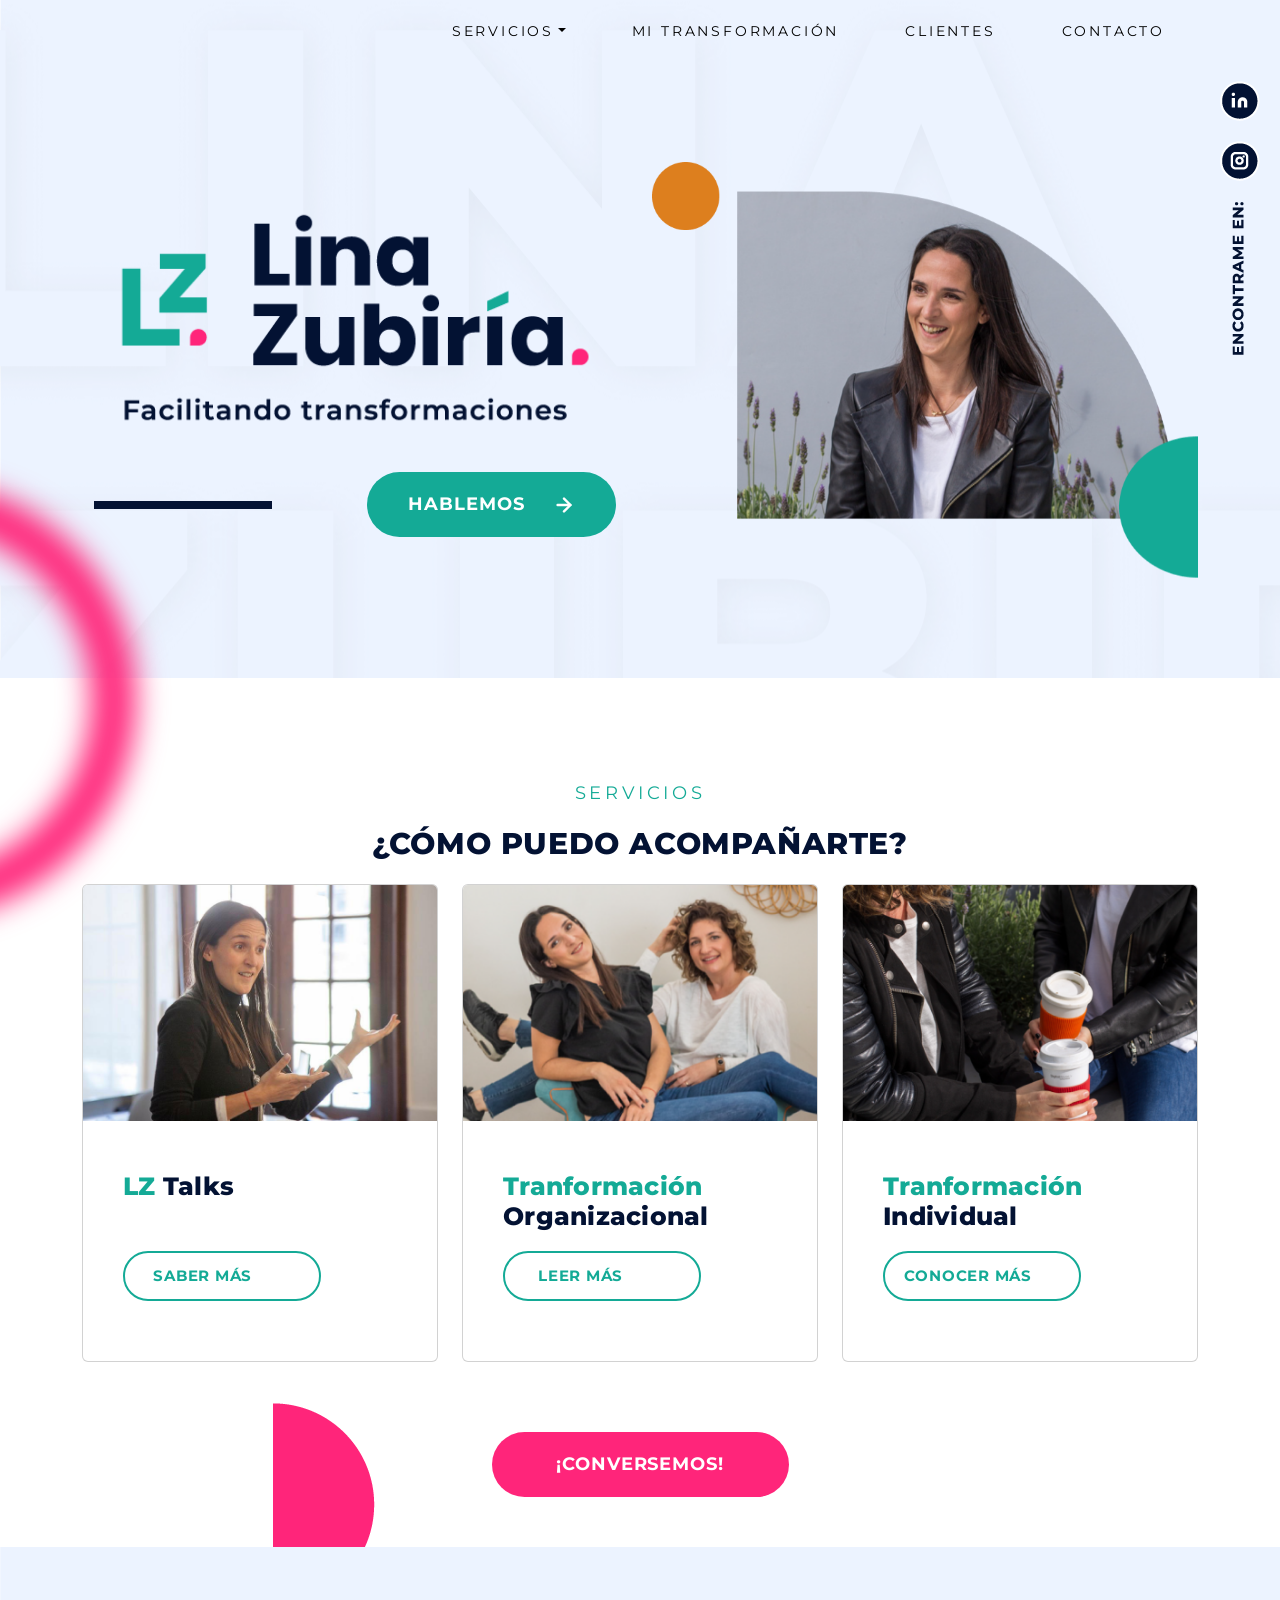
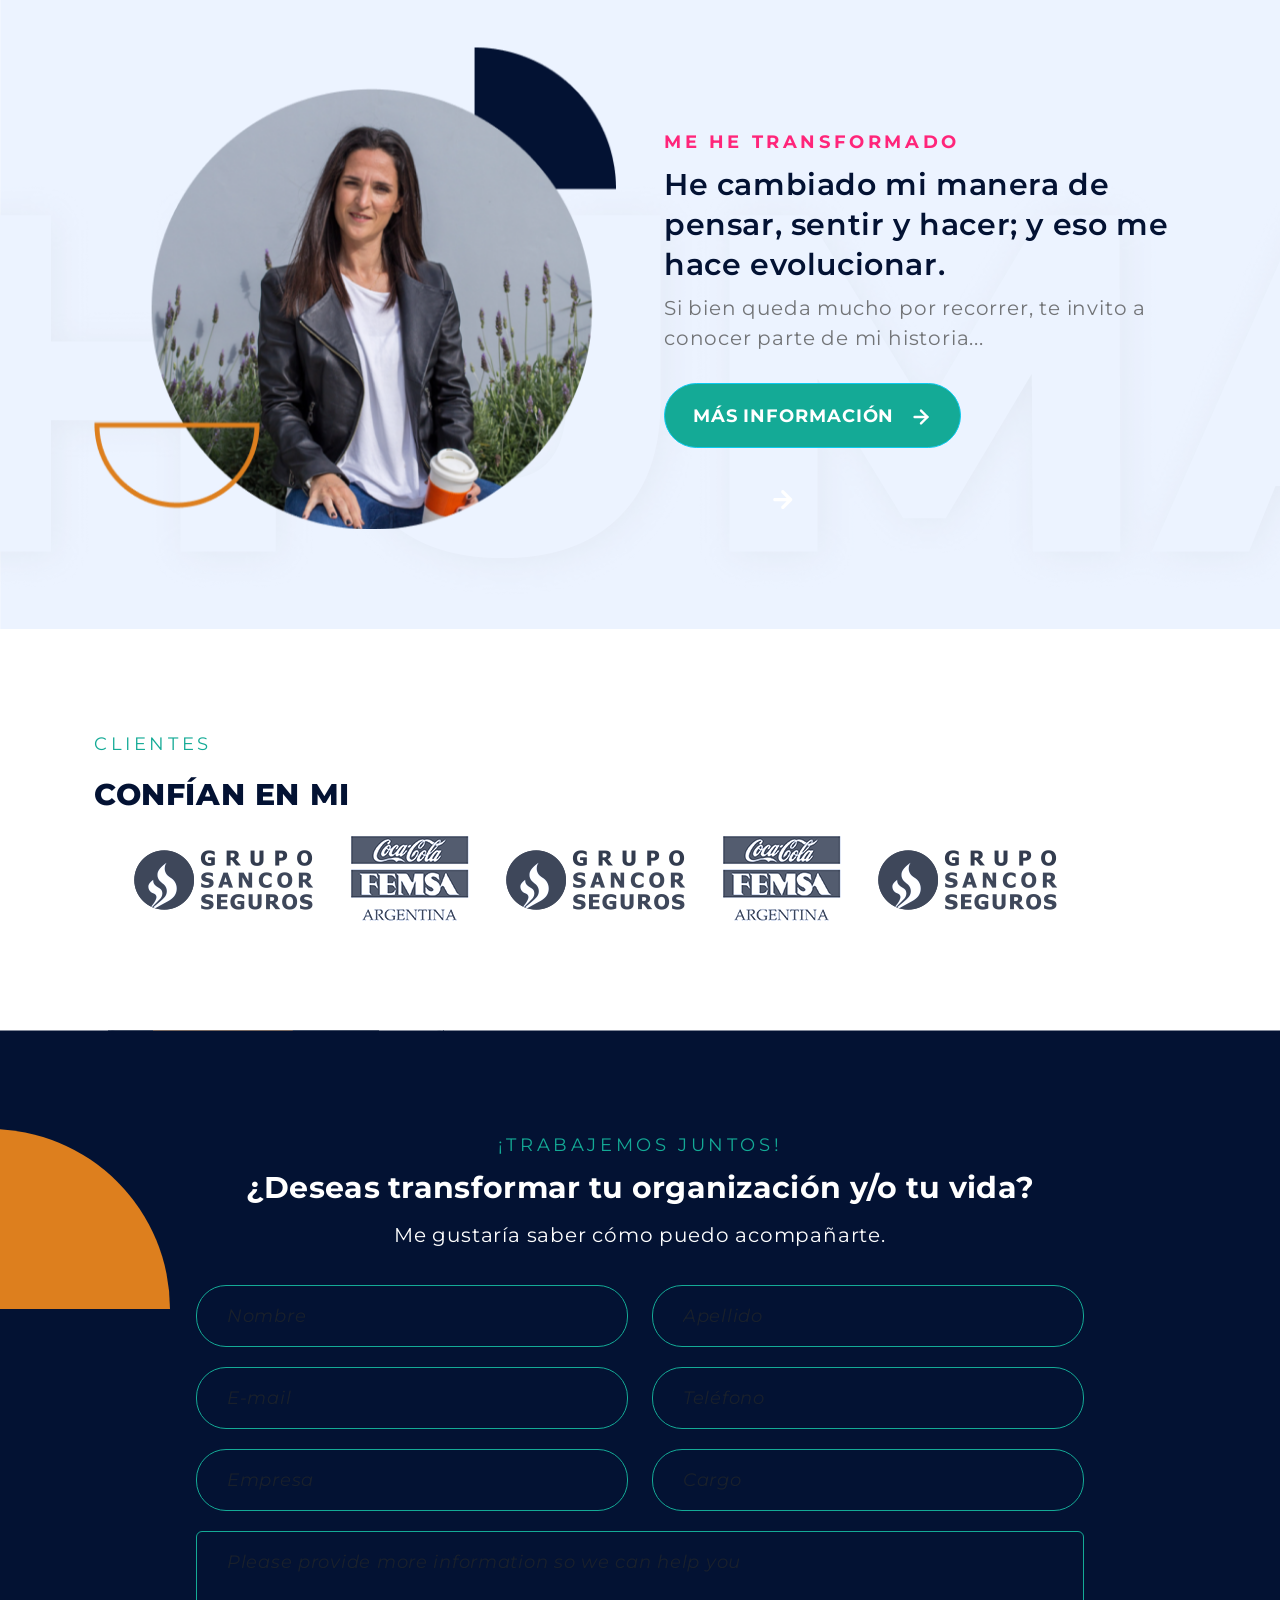
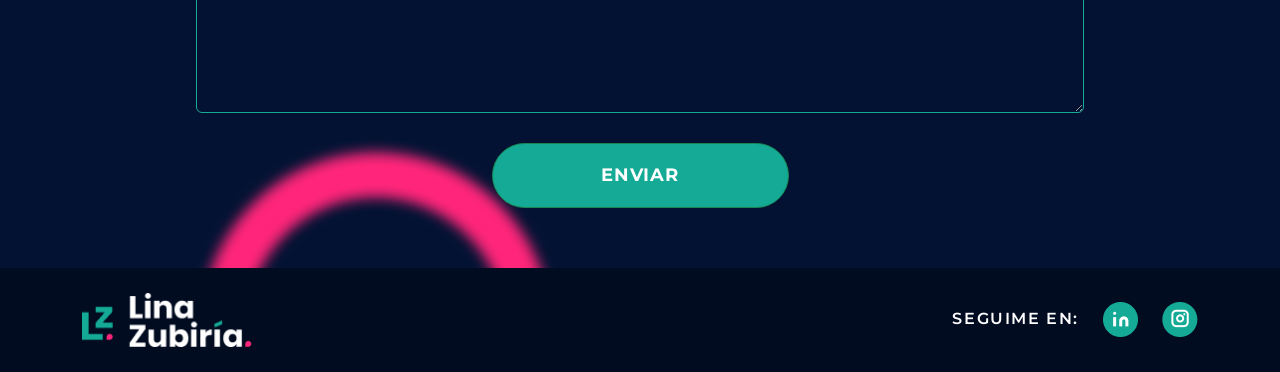
<file: lina_zubiria/index.html>
<!doctype html>
<html lang="en">
  <head>
    <!-- Required meta tags -->
    <meta charset="utf-8">
    <meta name="viewport" content="width=device-width, initial-scale=1">

    <!-- Bootstrap CSS -->
    <link href="https://cdn.jsdelivr.net/npm/bootstrap@5.1.0/dist/css/bootstrap.min.css" rel="stylesheet" integrity="sha384-KyZXEAg3QhqLMpG8r+8fhAXLRk2vvoC2f3B09zVXn8CA5QIVfZOJ3BCsw2P0p/We" crossorigin="anonymous">
    <link rel="stylesheet" type="text/css" href="css/style.css">
    <link rel="preconnect" href="https://fonts.googleapis.com">
    <link rel="preconnect" href="https://fonts.gstatic.com" crossorigin>
    <link href="https://fonts.googleapis.com/css2?family=Montserrat:ital,wght@0,300;0,400;0,500;0,600;0,700;0,800;0,900;1,300;1,400;1,500;1,700;1,800;1,900&display=swap" rel="stylesheet">
    
    <title>Lina</title>

  </head>
  <body>
    

        <!-- STICKY -->
    <div class="sticky"><a href="" target="_blank"><img src="images/sticky_1.png"></a></div>
    <div class="sticky2"><a href="" target="_blank"><img src="images/sticky_2.png"></a></div>
    <div class="sticky3"><img src="images/sticky_3.png"></div>

    <!-- END STICKY -->

    <div id="header" style="background-image: url('images/bg1.png');">

        <!-- NAVBAR -->
         <nav class="navbar navbar-expand-lg navbar-light " aria-label="Fifth navbar example">
            <div class="container" style="justify-content: flex-end;">

              <!-- LOGO -->
              <!--<a class="navbar-brand" href="#home"><img src="images/logo_lina.png"></a>-->
             
              <button class="navbar-toggler" type="button" data-bs-toggle="collapse" data-bs-target="#navbarsExample05" aria-controls="navbarsExample05" aria-expanded="false" aria-label="Toggle navigation">
                <span class="navbar-toggler-icon"></span>
              </button>

              <div class="collapse navbar-collapse" id="navbarsExample05">
                <ul class="navbar-nav me-auto mb-2 mb-lg-0">
                  <li class="nav-item dropdown navs">
                    <a class="nav-link dropdown-toggle nav_type" href="#" id="dropdown05" data-bs-toggle="dropdown" aria-expanded="false">SERVICIOS</a>
                    <ul class="dropdown-menu barra_out active" aria-labelledby="dropdown05">
                      <div class="barra_in2"></div>
                      <li><a class="dropdown-item nav_type" href="lz.html">LZ TALKS</a></li>
                      <li><a class="dropdown-item nav_type" href="servicios02.html">TRANSFORMACIÓN <br>ORGANIZACIONAL</a></li>
                      <li><a class="dropdown-item nav_type" href="servicios03.html">TRANSFORMACIÓN <br>INDIVIDUAL</a></li>
                    </ul>
                  </li>
                 
                  <li class="nav-item navs">
                    <a class="nav-link nav_type" href="transformacion.html">MI TRANSFORMACIÓN</a>
                  </li>
                  <li class="nav-item navs">
                    <a class="nav-link nav_type" href="#clientes">CLIENTES</a>
                  </li>
                  <li class="nav-item navs">
                    <a class="nav-link nav_type" href="#contacto">CONTACTO</a>
                  </li>
                  
                </ul>
               
              </div>
            </div>
          </nav>

          <header>
            <div class="container">
              <div class="row">
                <div class="col-lg-6 col-md-6 header-logo">
                  <div class="container">
                    <div class="col-12 header-logo"><img src="images/logo_header.png" style="width: 100%;"></div>
                   <div class="col-lg-12 btn-logo" style="padding-top: 20px;">
                        <div class="row" style="align-items: center;">

                        <div class="col-lg-6">
                         <img class="line" src="images/line.png" >
                       </div>

                        <div class="col-lg-6">
                             <a href="" target="_blank"><button type="button" class="btn sv02-btn"><div>HABLEMOS</div><div><img class="arrow-button" src="images/arrow-right.svg"></div></button></a>
                       </div>
                       
                        </div>
                      </div>
                  </div>
                
                  
                </div>
                <div class="col-lg-6 col-md-6">
                  <img class="photo_header" src="images/photo_header.png">
                </div>
              </div>
            </div>
          </header>

    </div>

    <div class="float_1"></div>
    <div class="float_2"></div>


    <!-- SERVICIOS -->
    <div id="servicios" style="background-image: url('images/bg2.png');">
      <section>
        <div class="container serv-titles">
          <div class="row">
            <div class="col-lg-12 text-center">
              <h5 class="home_title1">SERVICIOS</h5>
            </div>
            <div class="col-lg-12 text-center">
              <h2 class="home_title2">¿Cómo puedo acompañarte?</h2>
            </div>
          </div>
        </div>
        <div class="container cards">
          <div class="row">
             <div class="col-lg-4 col-md-4">
                <div class="card" style="width: 390px;">
                  <img src="images/card01.png" class="card-img-top" alt="...">
                  <div class="card-body card-body2">
                    <h5 class="card-title titulo-card"><span>LZ</span> Talks</h5>
        
                    <a href="" target="_blank"><button type="button" class="btn card-btn button_text"><div>SABER MÁS</div><div><img class="arrow-button" src="images/arrow-right.svg"></div></button></a>
                  </div>
                </div>
               
             </div>
             <div class="col-lg-4 col-md-4">
                <div class="card" style="width: 390px;">
                  <img src="images/card02.png" class="card-img-top" alt="...">
                  <div class="card-body card-body2">
                    <h5 class="card-title titulo-card"><span>Tranformación</span><br>Organizacional</h5>
                    
                    <a href="" target="_blank"><button type="button" class="btn card-btn button_text"><div>LEER MÁS</div><div><img class="arrow-button" src="images/arrow-right.svg"></div></button></a>
                  </div>
                </div>
               
             </div>
             <div class="col-lg-4 col-md-4">
                <div class="card" style="width: 390px;">
                  <img src="images/card03.png" class="card-img-top" alt="...">
                  <div class="card-body card-body2">
                    <h5 class="card-title titulo-card"><span>Tranformación</span><br>Individual</h5>
                  
                    <a href="" target="_blank"><button type="button" class="btn card-btn button_text"><div>CONOCER MÁS</div><div><img class="arrow-button" src="images/arrow-right.svg"></div></button></a>
                  </div>
                </div>
               
             </div>
          </div>
        </div>
        <div class="container">
          <div class="col-lg-12 text-center">
            <a href="" target="_blank"><button type="button" class="btn conversemos-btn button_text2">¡Conversemos!</button></a>
          </div>
        </div>


      </section>
    </div>

  <!-- TRANSFORMADO -->

  <div id="transformado" style="background-image: url('images/bg3.png');">
    <section>
      <div class="container transformado-cont">
        <div class="row transformado-row">
          <div class="col-lg-6">
            <div class="container">

              <div class="col-lg-12">
                <img class="transphoto" src="images/photo_transformado.png">
              </div>
            </div>

          </div>

          <div class="col-lg-6">

            <div class="container">
              <div class="col-lg-12">
              <h5 class="home_title3">ME HE TRANSFORMADO</h5>
              </div>
              <div class="col-lg-12">
                <h3 class="home_text1">He cambiado mi manera de <br>pensar, sentir y hacer; y eso me <br>hace evolucionar.</h3>
              </div>
              <div class="col-lg-12">
                <span class="home_text2">Si bien queda mucho por recorrer, te invito a <br>conocer parte de mi historia...</span>
              </div>
              <div class="col-lg-12">
                <a href="" target="_blank"><button type="button" class="btn transfor-btn button_text btn-info btn-he"><div>MÁS INFORMACIÓN</div><div><img class="arrow-button" src="images/arrow-right.svg"></div></button></a>
              </div>
            </div>
            
          </div>

        </div>
      </div>
    </section>
  </div>

  

  <!-- CLIENTES -->
  <div id="clientes">
    <section>
      <div class="container">
        <div class="row">
           <div class="col-lg-12">
              <div class="container">
                <div class="col-lg-12">
                <h5 style="color: #14AA96;" class="home_title4">CLIENTES</h5>
                </div>
                <div class="col-lg-12">
                  <h3 style="color: #031233" class="confian">CONFÍAN EN MI</h3>
                </div>
              </div>
              <div class="container">
                <div class="row">
                  <div class="col-lg-2">
                  <img src="images/sancor.png">
                </div>
                <div class="col-lg-2">
                  <img src="images/coca.png">
                </div>
                <div class="col-lg-2">
                  <img src="images/sancor.png">
                </div>
                <div class="col-lg-2">
                  <img src="images/coca.png">
                </div>
                <div class="col-lg-2">
                  <img src="images/sancor.png">
                </div>
                
                </div>
              </div>
           </div>
        </div>
      </div>
    </section>
  </div>


  <!-- CONTACTO -->
  <div id="contacto" style="background-image: url('images/bg4.png');">
    <section id=contactox>
      <div class="container">
        <div class="row">
          
          <div class="col-lg-12 ">
         
              <div class="container text-center prev-form">
                <div class="col-lg-12">
                <h5 style="color: #14AA96;" class="home_title5">¡TRABAJEMOS JUNTOS!</h5>
                </div>
                <div class="col-lg-12">
                  <h3 style="color: #ffffff;" class="home_text3">¿Deseas transformar tu organización y/o tu vida?</h3>
                </div>
                <div class="col-lg-12">
                  <span style="color: #ffffff" class="home_text4">Me gustaría saber cómo puedo acompañarte. </span>
                </div>
               
              
          </div>
          <div class="row row_contact">
           <div class="col-lg-12 cont_contact">


        <form id="contact-form" method="" action="" role="form">

        <div class="messages"></div>

        <div class="controls">

          <div class="row">

            <div class="col-sm-12 col-md-6 formcontrol">
              <div class="form-group">
                <input id="form_name" type="text" name="nombre" class="form-control fctrl pholder" placeholder="Nombre" required="required" data-error="Firstname is required.">
                <div class="help-block with-errors"></div>
              </div>
            </div>

            <div class="col-sm-12 col-md-6 formcontrol">
              <div class="form-group">
                <input id="form_name" type="text" name="apellido" class="form-control fctrl pholder" placeholder="Apellido" required="required" data-error="Surname is required.">
                <div class="help-block with-errors"></div>
              </div>
            </div>
      
          </div>

          <div class="row" >
           <div class="col-sm-12 col-md-6 formcontrol">
              <div class="form-group">
                <input id="form_email" type="email" name="email" class="form-control fctrl pholder" placeholder="E-mail" required="required" data-error="Valid email is required.">
                <div class="help-block with-errors"></div>
              </div>
            </div>

            <div class="col-sm-12 col-md-6 formcontrol">
              <div class="form-group">
                <input id="form_phone" type="tel" name="phone" class="form-control fctrl pholder" placeholder="Teléfono">
                <div class="help-block with-errors"></div>
              </div>
            </div>

            </div>

          <div class="row" >
            <div class="col-sm-12 col-md-6 formcontrol">
              <div class="form-group">
                <input id="form_phone" type="text" name="work" class="form-control fctrl pholder" placeholder="Empresa">
                <div class="help-block with-errors"></div>
              </div>
            </div>

            <div class="col-sm-12 col-md-6 formcontrol">
              <div class="form-group">
                <input id="form_work" type="text" name="cargo" class="form-control fctrl pholder" placeholder="Cargo" >
                <div class="help-block with-errors"></div>
              </div>
            </div>
          </div>

          <div class="row text-center" >
            <div class="col-md-12">
              <div class="form-group">
                <textarea id="form_message" name="message" class="form-control pholder" placeholder="Please provide more information so we can help you" rows="4" required="required" data-error="Please,leave us a message."></textarea>
                <div class="help-block with-errors"></div>
              </div>
            </div>
            <div class="col-md-12" style="padding-top: 20px;">
              <input type="submit" class="btn btn-success transfor-btn button_text2 send" value="ENVIAR" style="">
            </div>
          </div>
       
        </div>

        </form>
</div>
      </div>
        </div>
     


    </section>
  </div>


  <footer class="footer-section">
      
        <div class="copyright-area">
            <div class="container">
                <div class="row row-footer">
                    <div class="col-xl-6 col-lg-6 text-center text-lg-left">
                        <div class="copyright-text">
                            <img style="width: 170px;" src="images/logo_footer.png">
                        </div>
                    </div>
                    <div class="col-xl-6 col-lg-6 d-lg-block text-right">
                        <div class="footer-menu">
                            <ul>
                                <li class="footer-seguime">SEGUIME EN:</li>
                                <li><a href="#" target="_blank"><img src="images/linkedin.png"></a></li>
                                <li><a href="#" target="_blank"><img src="images/ig.png"></a></li>
                            </ul>
                        </div>
                    </div>
                </div>
            </div>
        </div>
    </footer>


    <!-- Optional JavaScript; choose one of the two! -->

    <!-- Option 1: Bootstrap Bundle with Popper -->
    <script src="https://cdn.jsdelivr.net/npm/bootstrap@5.1.0/dist/js/bootstrap.bundle.min.js" integrity="sha384-U1DAWAznBHeqEIlVSCgzq+c9gqGAJn5c/t99JyeKa9xxaYpSvHU5awsuZVVFIhvj" crossorigin="anonymous"></script>

    <!-- Option 2: Separate Popper and Bootstrap JS -->
    <!--
    <script src="https://cdn.jsdelivr.net/npm/@popperjs/core@2.9.3/dist/umd/popper.min.js" integrity="sha384-eMNCOe7tC1doHpGoWe/6oMVemdAVTMs2xqW4mwXrXsW0L84Iytr2wi5v2QjrP/xp" crossorigin="anonymous"></script>
    <script src="https://cdn.jsdelivr.net/npm/bootstrap@5.1.0/dist/js/bootstrap.min.js" integrity="sha384-cn7l7gDp0eyniUwwAZgrzD06kc/tftFf19TOAs2zVinnD/C7E91j9yyk5//jjpt/" crossorigin="anonymous"></script>
    -->
  </body>
</html>
</file>
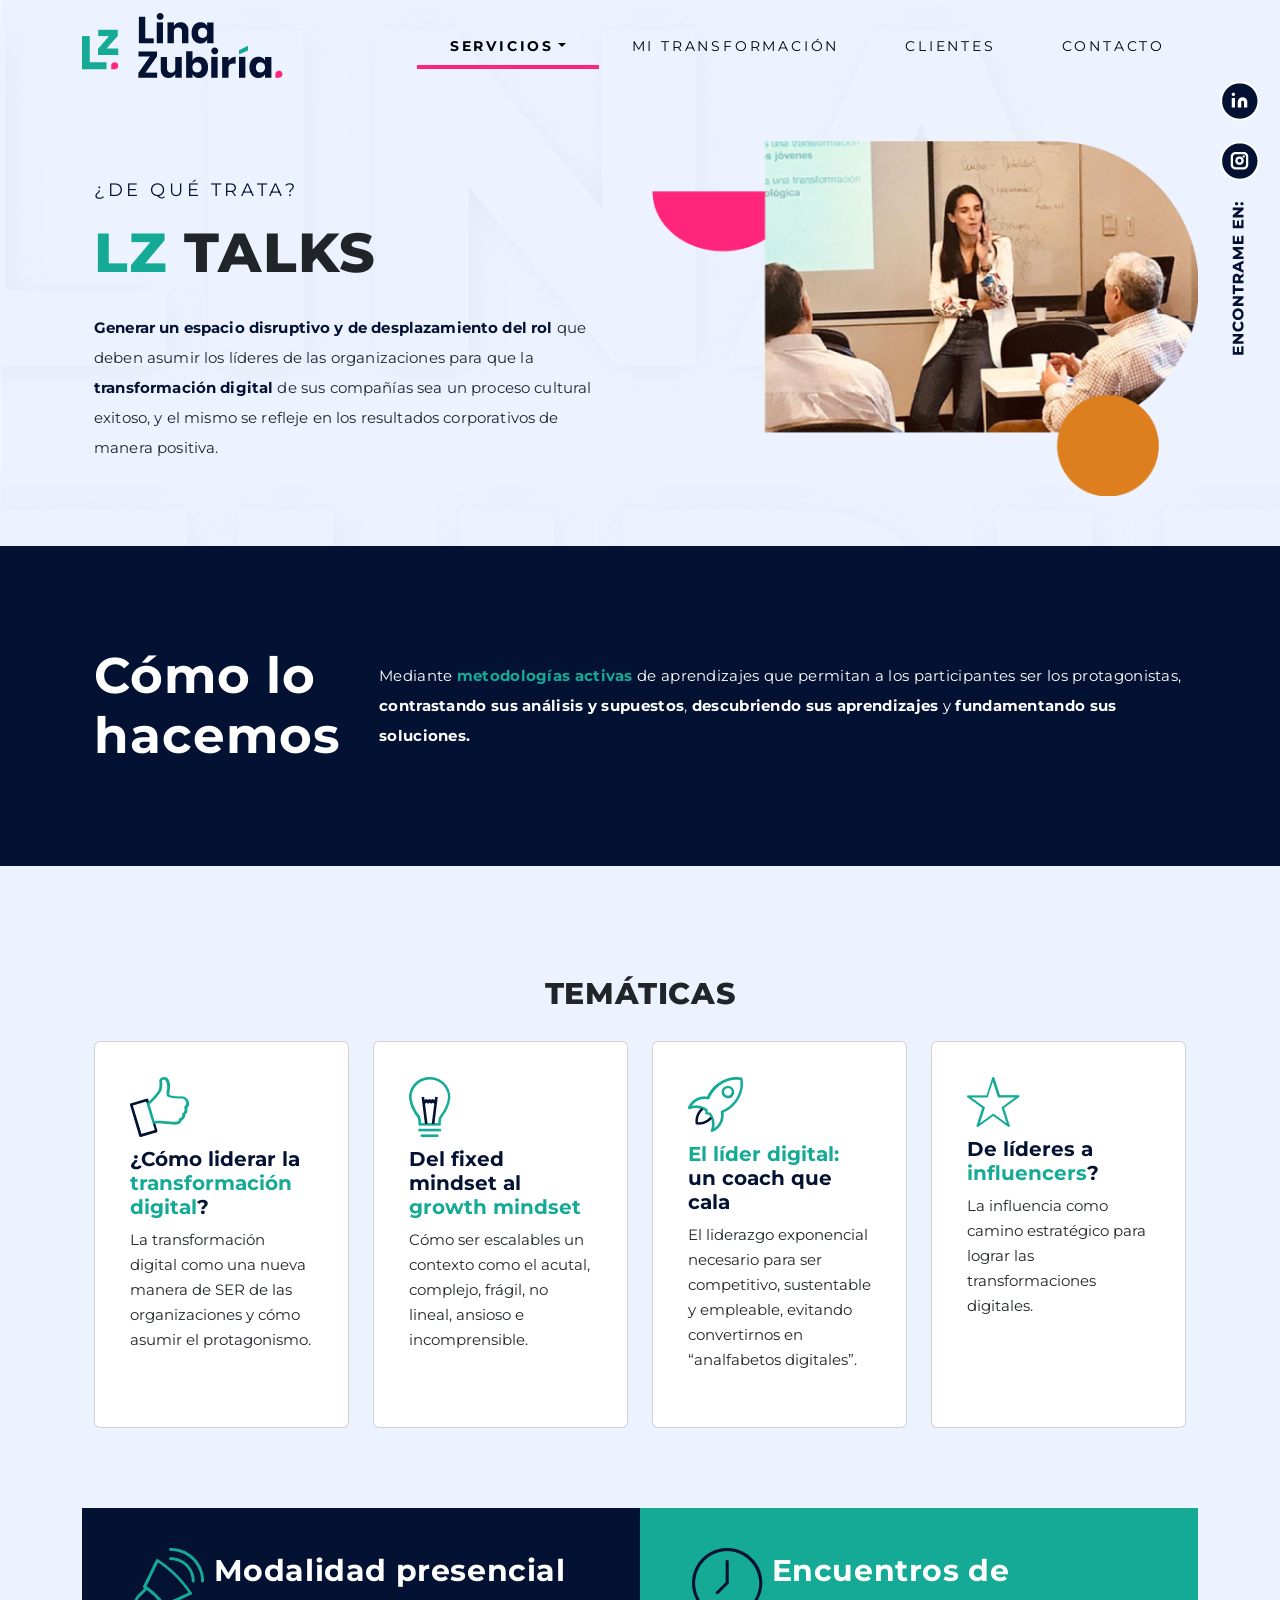
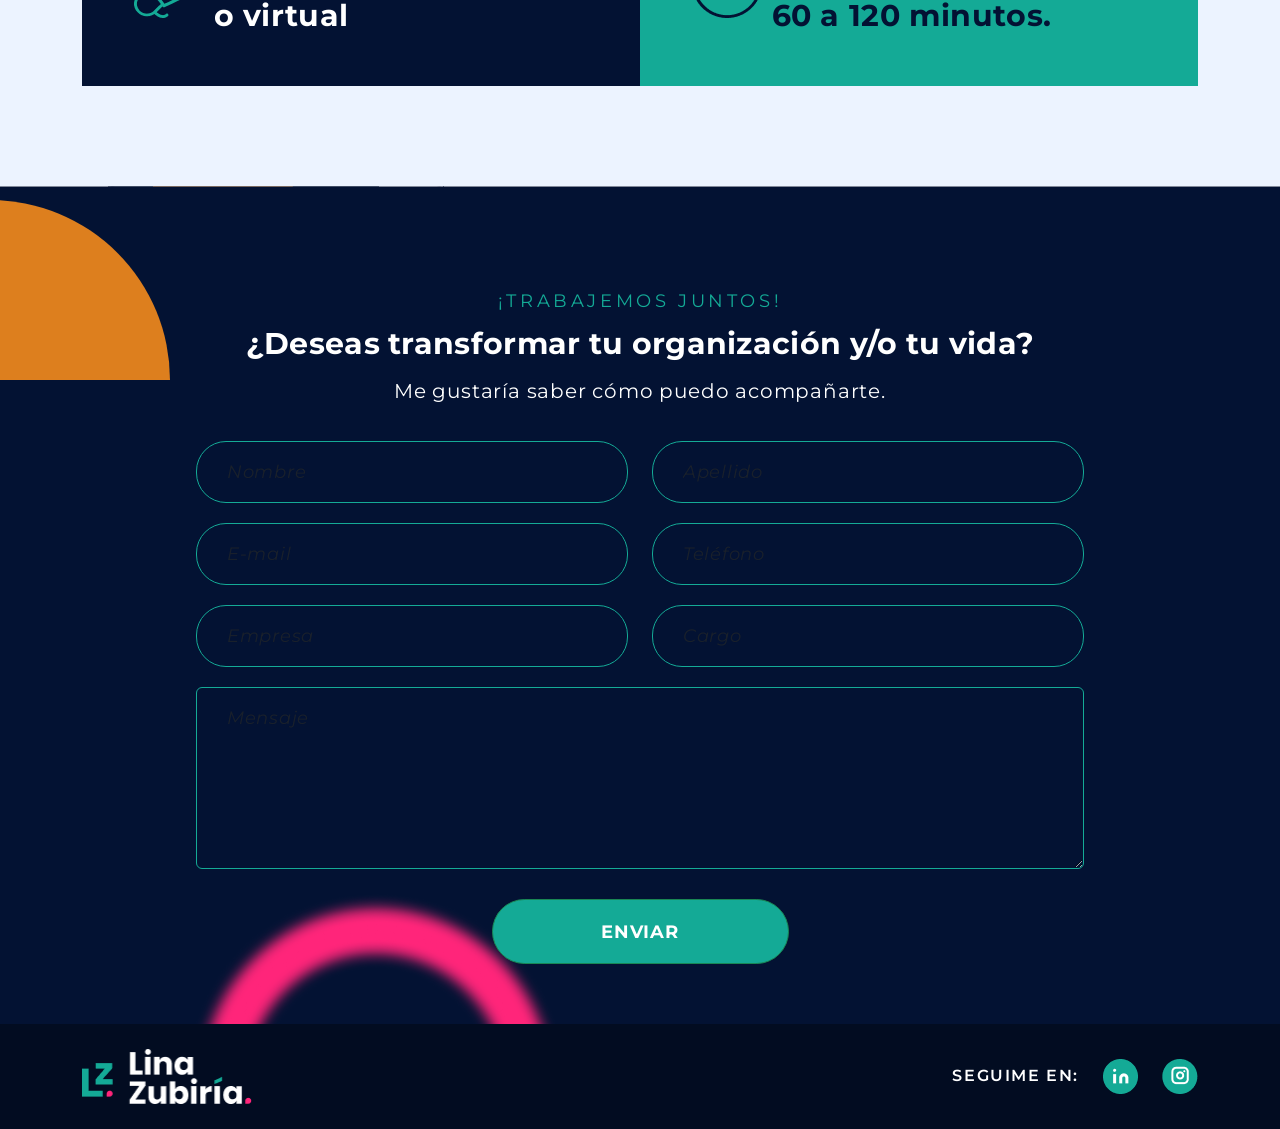
<file: lina_zubiria/lz.html>
<!doctype html>
<html lang="en">
  <head>
    <!-- Required meta tags -->
    <meta charset="utf-8">
    <meta name="viewport" content="width=device-width, initial-scale=1">

    <!-- Bootstrap CSS -->
    <link href="https://cdn.jsdelivr.net/npm/bootstrap@5.1.0/dist/css/bootstrap.min.css" rel="stylesheet" integrity="sha384-KyZXEAg3QhqLMpG8r+8fhAXLRk2vvoC2f3B09zVXn8CA5QIVfZOJ3BCsw2P0p/We" crossorigin="anonymous">
    <link rel="stylesheet" type="text/css" href="css/style.css">
    <link rel="preconnect" href="https://fonts.googleapis.com">
    <link rel="preconnect" href="https://fonts.gstatic.com" crossorigin>
    <link href="https://fonts.googleapis.com/css2?family=Montserrat:ital,wght@0,300;0,400;0,500;0,600;0,700;0,800;0,900;1,300;1,400;1,500;1,700;1,800;1,900&display=swap" rel="stylesheet">

    <title>Lina</title>

  </head>
  <body>
    
        <!-- STICKY -->
    <div class="sticky"><a href="" target="_blank"><img src="images/sticky_1.png"></a></div>
    <div class="sticky2"><a href="" target="_blank"><img src="images/sticky_2.png"></a></div>
    <div class="sticky3"><img src="images/sticky_3.png"></div>

    <!-- END STICKY -->


    <div id="header" style="background-image: url('images/bg1.png');">

        <!-- NAVBAR -->
         <nav class="navbar navbar-expand-lg navbar-light " aria-label="Fifth navbar example">
            <div class="container">
              <a class="navbar-brand" href="index.html"><img src="images/logo_lina.png"></a>
              <button class="navbar-toggler" type="button" data-bs-toggle="collapse" data-bs-target="#navbarsExample05" aria-controls="navbarsExample05" aria-expanded="false" aria-label="Toggle navigation">
                <span class="navbar-toggler-icon"></span>
              </button>

              <div class="collapse navbar-collapse" id="navbarsExample05">
                <ul class="navbar-nav me-auto mb-2 mb-lg-0">
                  <li class="nav-item dropdown navs barra_out active">
                    <div class="barra_in"></div>
                    <a class="nav-link dropdown-toggle nav_type" href="#" id="dropdown05" data-bs-toggle="dropdown" aria-expanded="false" style="font-weight: bold;">SERVICIOS</a>
                    <ul class="dropdown-menu" aria-labelledby="dropdown05">
                      <li><a class="dropdown-item nav_type" href="lz.html">LZ TALKS</a></li>
                      <li><a class="dropdown-item nav_type" href="servicios02.html">TRANSFORMACIÓN <br>ORGANIZACIONAL</a></li>
                      <li><a class="dropdown-item nav_type" href="servicios03.html">TRANSFORMACIÓN <br>INDIVIDUAL</a></li>
                    </ul>
                  </li>
                 
                  <li class="nav-item navs">
                    <a class="nav-link nav_type" href="transformacion.html">MI TRANSFORMACIÓN</a>
                  </li>
                  <li class="nav-item navs">
                    <a class="nav-link nav_type" href="index.html#clientes" tabindex="-1" aria-disabled="true">CLIENTES</a>
                  </li>
                  <li class="nav-item navs">
                    <a class="nav-link nav_type" href="index.html#contacto" tabindex="-1" aria-disabled="true">CONTACTO</a>
                  </li>
                  
                </ul>
               
              </div>
            </div>
          </nav>

          <header>
            <div class="container">
              <div class="row" style="align-items: center;">
                
                
                <div class="col-lg-6">
                  <div class="container">
                 
                      <div class="col-lg-12">
                      <h5 class="lz_title1">¿DE QUÉ TRATA?</h5>
                      </div>

                      <div class="col-lg-12">
                        <h3 id="h3_trans" class="lz_title2"><span style="color: #14AA96;">LZ</span> TALKS</h3>
                      </div>
                      <div class="col-lg-12 txt_parrafo sv_text">
                        <span style="color: #031233;font-weight: bold;">Generar un espacio disruptivo y de desplazamiento del rol</span> que deben asumir los líderes de las organizaciones para que la <span style="color: #031233;font-weight: bold;">transformación digital</span> de sus compañías sea un proceso cultural exitoso, y el mismo se refleje en los resultados corporativos de manera positiva.
                        

                      </div>
                
                    
                  </div>
                
                  
                </div>
                <div class="col-lg-6"><img class="photo_sv01" src="images/photo_lz01.png"></div>

              </div> 
            </div>
          </header>

    </div>
    <div class="float_5"></div>
    <div class="float_2 f2sv02"></div>
      <!-- TRANSFORMADO 03 -->

      <div id="transformacion_03" style="background: #031233;">
      <section>
        
        <div class="container">
              <div class="row" style="align-items: center;">
 
              <div class="col-lg-3">
                  <div class="container">
                 
                      

                      <div class="col-lg-12">
                        <span id="title_tr03">Cómo lo hacemos</span>
                      </div>

                    
         
                    
                  </div>
                
                  
                </div>


                <div class="col-lg-9">
                  <div class="container">
                 
                      <div class="col-lg-12 txt_parrafo sv_text_02">
                        Mediante <span style="font-weight: bold;color: #14AA96;">metodologías activas</span> de aprendizajes que permitan a los participantes ser los protagonistas, <span style="font-weight: bold;">contrastando sus análisis y supuestos</span>, <span style="font-weight: bold;">descubriendo sus aprendizajes</span> y <span style="font-weight: bold;">fundamentando sus soluciones.</span>
                    

                      </div>
    
                  </div>

                </div>
                
              </div> 
            </div>


      </section>
    </div>



    <!-- SERVICIOS -->
    <div id="tematicas">
      <section>
        
        <div class="container">
        <div class="row">
          
          <div class="col-lg-12 ">
         
              <div class="container text-center prev-form">
                
                <div class="col-lg-12 titulo_tem">
                  <h3 class="titulo_tem">TEMÁTICAS</h3>
                </div>
                <div class="col-lg-12">
                  <div class="row">

                    <div class="col-lg-3 cardlz">
                      <div class="card card_tem" style="width: 18rem;">
                        <div class="card-body cuerpo_card" style="text-align: left;">
                          <img src="images/icon_card01.png">
                          <h5 id="titulo_card_lz" class="card-title titulo_card">¿Cómo liderar la <span>transformación digital</span>?</h5>
                          <p class="card-text texto_card">La transformación digital como una nueva manera de SER de las organizaciones y cómo asumir el protagonismo.</p>
                        </div>
                      </div>
                    </div>

                    <div class="col-lg-3 cardlz">
                      <div class="card card_tem" style="width: 18rem;">
                        <div class="card-body cuerpo_card" style="text-align: left;">
                          <img src="images/icon_card02.png">
                          <h5 id="titulo_card_lz" class="card-title titulo_card">Del fixed mindset al <span>growth mindset</span></h5>
                          <p class="card-text texto_card">Cómo ser escalables un contexto como el acutal, complejo, frágil, no lineal, ansioso e incomprensible.</p>
                        </div>
                      </div>
                    </div>

                     <div class="col-lg-3 cardlz">
                      <div class="card card_tem" style="width: 18rem;">
                        <div class="card-body cuerpo_card" style="text-align: left;">
                          <img src="images/icon_card03.png">
                          <h5 id="titulo_card_lz" class="card-title titulo_card"><span>El líder digital:</span><br>un coach que cala</h5>
                          <p class="card-text texto_card">El liderazgo exponencial necesario para ser competitivo, sustentable y empleable, evitando convertirnos en “analfabetos digitales”.</p>
                        </div>
                      </div>
                    </div>

                     <div class="col-lg-3 cardlz">
                      <div class="card card_tem" style="width: 18rem;">
                        <div class="card-body cuerpo_card" style="text-align: left;">
                          <img src="images/icon_card04.png">
                          <h5 id="titulo_card_lz" class="card-title titulo_card">De líderes a <span>influencers</span>?</h5>
                          <p class="card-text texto_card">La influencia como camino estratégico para lograr las transformaciones digitales.</p>
                        </div>
                      </div>
                    </div>

                  </div>
                </div>
               
              
          </div>

        </div>

        <div class="container recuadros_lz">
          <div class="row">
            <div class="col-lg-12">
              <div class="container">
                <div class="row">

                  <div class="col-lg-6 recuadroA">
                    <div class="container rec_pad">
                      <div class="row">
                        <div class="col-md-2 col-sm-12"><img src="images/icon_recuadro01.png"></div>
                        <div class="col-md-10 col-sm-12" class="titulo_recuadro1"><h4 class="titulo_recuadro1">Modalidad presencial o virtual</h4></div>
                      </div>
                    </div>
                  </div>

                  <div class="col-lg-6 recuadroB" >
                    <div class="container rec_pad">
                      <div class="row">
                        <div class="col-md-2 col-sm-12"><img src="images/icon_recuadro02.png"></div>
                        <div class="col-md-10 col-sm-12" class="titulo_recuadro1"><h4 class="titulo_recuadro1">Encuentros de <br><span style="color: #031233;font-weight: bold !important;">60 a 120 minutos.</span></h4></div>
                      </div>
                    </div>
                  </div>

                </div>  
              </div>
            </div>
          </div>
        </div>

      </section>
    </div>


  <!-- CONTACTO -->
  <div id="contacto" style="background-image: url('images/bg4.png');">
    <section id=contactox>
      <div class="container">
        <div class="row">
          
          <div class="col-lg-12 ">
         
              <div class="container text-center prev-form">
                <div class="col-lg-12">
                <h5 style="color: #14AA96;" class="home_title5">¡TRABAJEMOS JUNTOS!</h5>
                </div>
                <div class="col-lg-12">
                  <h3 style="color: #ffffff;" class="home_text3">¿Deseas transformar tu organización y/o tu vida?</h3>
                </div>
                <div class="col-lg-12">
                  <span style="color: #ffffff" class="home_text4">Me gustaría saber cómo puedo acompañarte. </span>
                </div>
               
              
          </div>
          <div class="row row_contact">
           <div class="col-lg-12 cont_contact">


        <form id="contact-form" method="" action="" role="form">

        <div class="messages"></div>

        <div class="controls">

          <div class="row">

            <div class="col-sm-12 col-md-6 formcontrol">
              <div class="form-group">
                <input id="form_name" type="text" name="nombre" class="form-control fctrl pholder" placeholder="Nombre" required="required" data-error="Firstname is required.">
                <div class="help-block with-errors"></div>
              </div>
            </div>

            <div class="col-sm-12 col-md-6 formcontrol">
              <div class="form-group">
                <input id="form_name" type="text" name="apellido" class="form-control fctrl pholder" placeholder="Apellido" required="required" data-error="Surname is required.">
                <div class="help-block with-errors"></div>
              </div>
            </div>
      
          </div>

          <div class="row" >
           <div class="col-sm-12 col-md-6 formcontrol">
              <div class="form-group">
                <input id="form_email" type="email" name="email" class="form-control fctrl pholder" placeholder="E-mail" required="required" data-error="Valid email is required.">
                <div class="help-block with-errors"></div>
              </div>
            </div>

            <div class="col-sm-12 col-md-6 formcontrol">
              <div class="form-group">
                <input id="form_phone" type="tel" name="phone" class="form-control fctrl pholder" placeholder="Teléfono">
                <div class="help-block with-errors"></div>
              </div>
            </div>

            </div>

          <div class="row" >
            <div class="col-sm-12 col-md-6 formcontrol">
              <div class="form-group">
                <input id="form_phone" type="text" name="work" class="form-control fctrl pholder" placeholder="Empresa">
                <div class="help-block with-errors"></div>
              </div>
            </div>

            <div class="col-sm-12 col-md-6 formcontrol">
              <div class="form-group">
                <input id="form_work" type="text" name="cargo" class="form-control fctrl pholder" placeholder="Cargo" >
                <div class="help-block with-errors"></div>
              </div>
            </div>
          </div>

          <div class="row text-center" >
            <div class="col-md-12">
              <div class="form-group">
                <textarea id="form_message" name="message" class="form-control pholder" placeholder="Mensaje" rows="4" required="required" data-error="Mensaje"></textarea>
                <div class="help-block with-errors"></div>
              </div>
            </div>
            <div class="col-md-12" style="padding-top: 20px;">
              <input type="submit" class="btn btn-success transfor-btn button_text2 send" value="ENVIAR" style="">
            </div>
          </div>
       
        </div>

        </form>
</div>
      </div>
        </div>
     


    </section>
  </div>

  <!-- FOOTER -->
  <footer class="footer-section">
      
        <div class="copyright-area">
            <div class="container">
                <div class="row row-footer">
                    <div class="col-xl-6 col-lg-6 text-center text-lg-left">
                        <div class="copyright-text">
                            <img style="width: 170px;" src="images/logo_footer.png">
                        </div>
                    </div>
                    <div class="col-xl-6 col-lg-6 d-lg-block text-right">
                        <div class="footer-menu">
                            <ul>
                                <li class="footer-seguime">SEGUIME EN:</li>
                                <li><a href="#" target="_blank"><img src="images/linkedin.png"></a></li>
                                <li><a href="#" target="_blank"><img src="images/ig.png"></a></li>
                            </ul>
                        </div>
                    </div>
                </div>
            </div>
        </div>
    </footer>


    <!-- Optional JavaScript; choose one of the two! -->

    <!-- Option 1: Bootstrap Bundle with Popper -->
    <script src="https://cdn.jsdelivr.net/npm/bootstrap@5.1.0/dist/js/bootstrap.bundle.min.js" integrity="sha384-U1DAWAznBHeqEIlVSCgzq+c9gqGAJn5c/t99JyeKa9xxaYpSvHU5awsuZVVFIhvj" crossorigin="anonymous"></script>

    <!-- Option 2: Separate Popper and Bootstrap JS -->
    <!--
    <script src="https://cdn.jsdelivr.net/npm/@popperjs/core@2.9.3/dist/umd/popper.min.js" integrity="sha384-eMNCOe7tC1doHpGoWe/6oMVemdAVTMs2xqW4mwXrXsW0L84Iytr2wi5v2QjrP/xp" crossorigin="anonymous"></script>
    <script src="https://cdn.jsdelivr.net/npm/bootstrap@5.1.0/dist/js/bootstrap.min.js" integrity="sha384-cn7l7gDp0eyniUwwAZgrzD06kc/tftFf19TOAs2zVinnD/C7E91j9yyk5//jjpt/" crossorigin="anonymous"></script>
    -->
  </body>
</html>
</file>
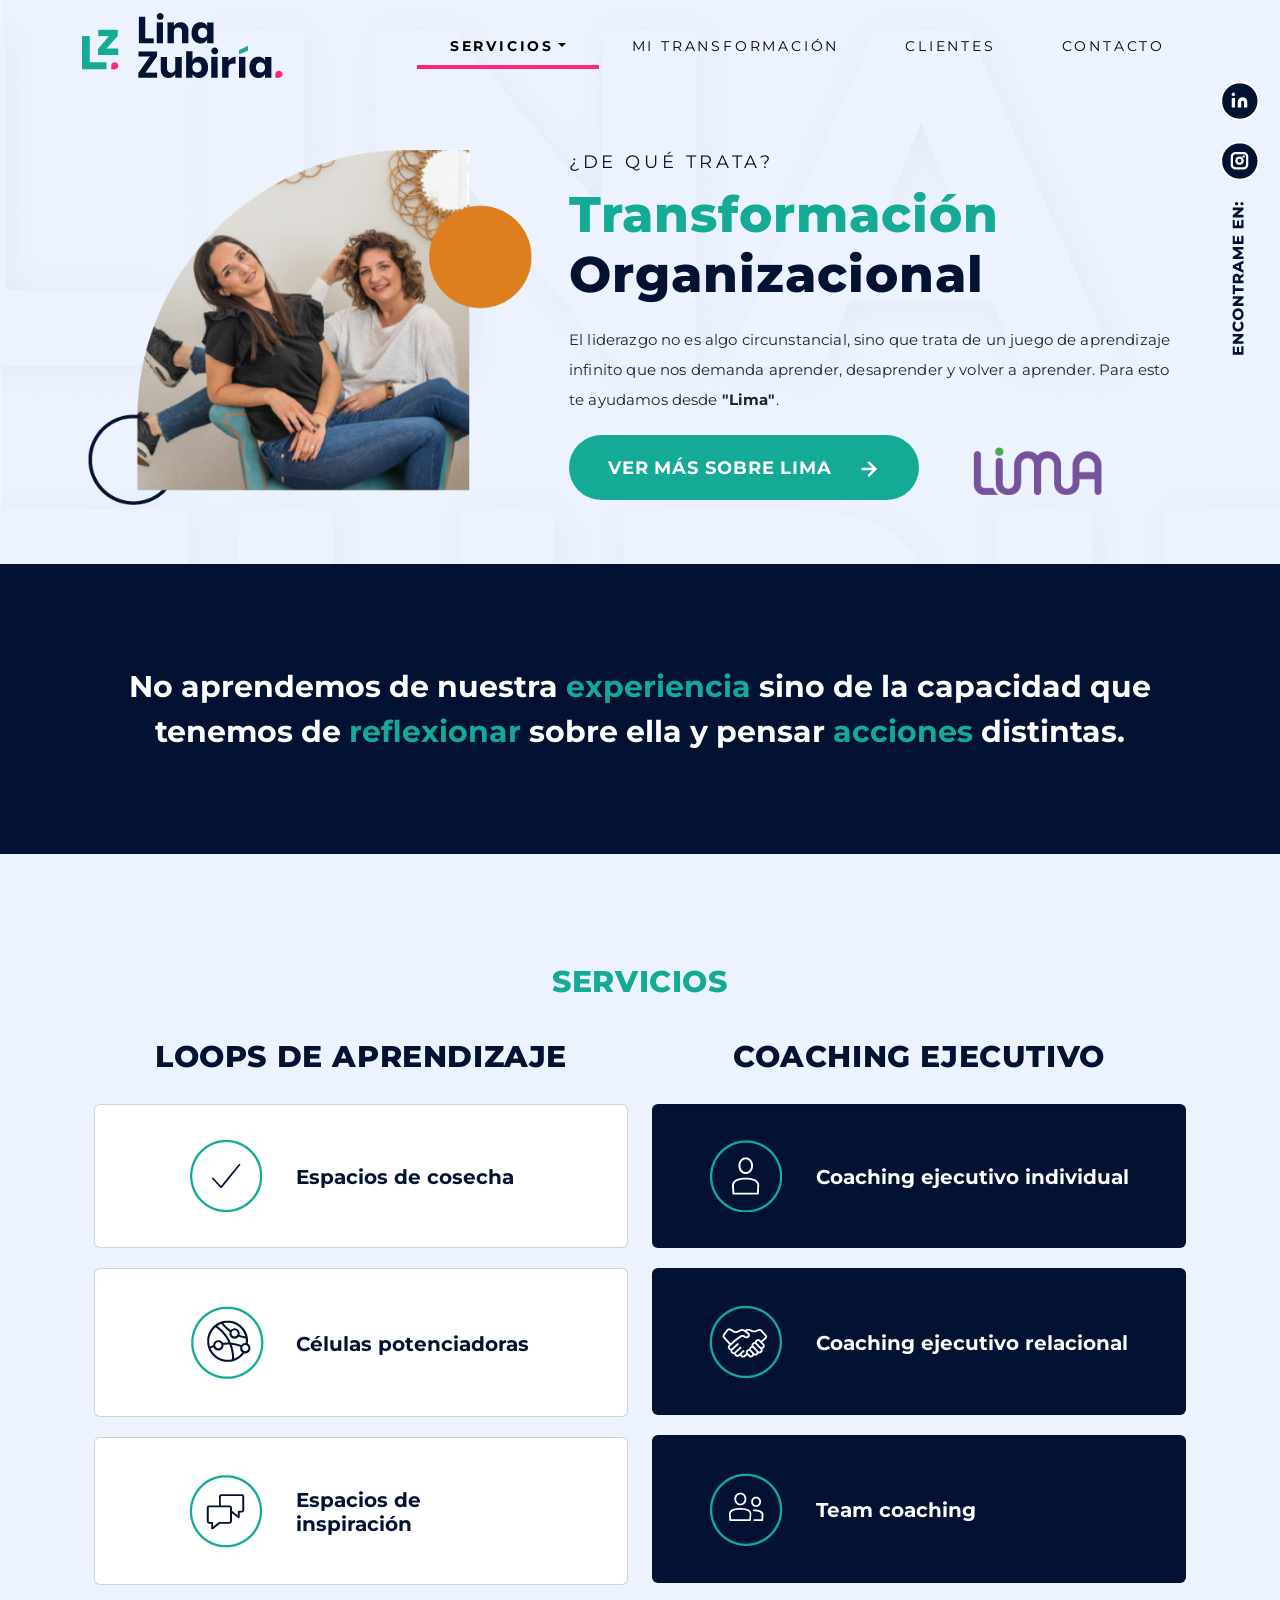
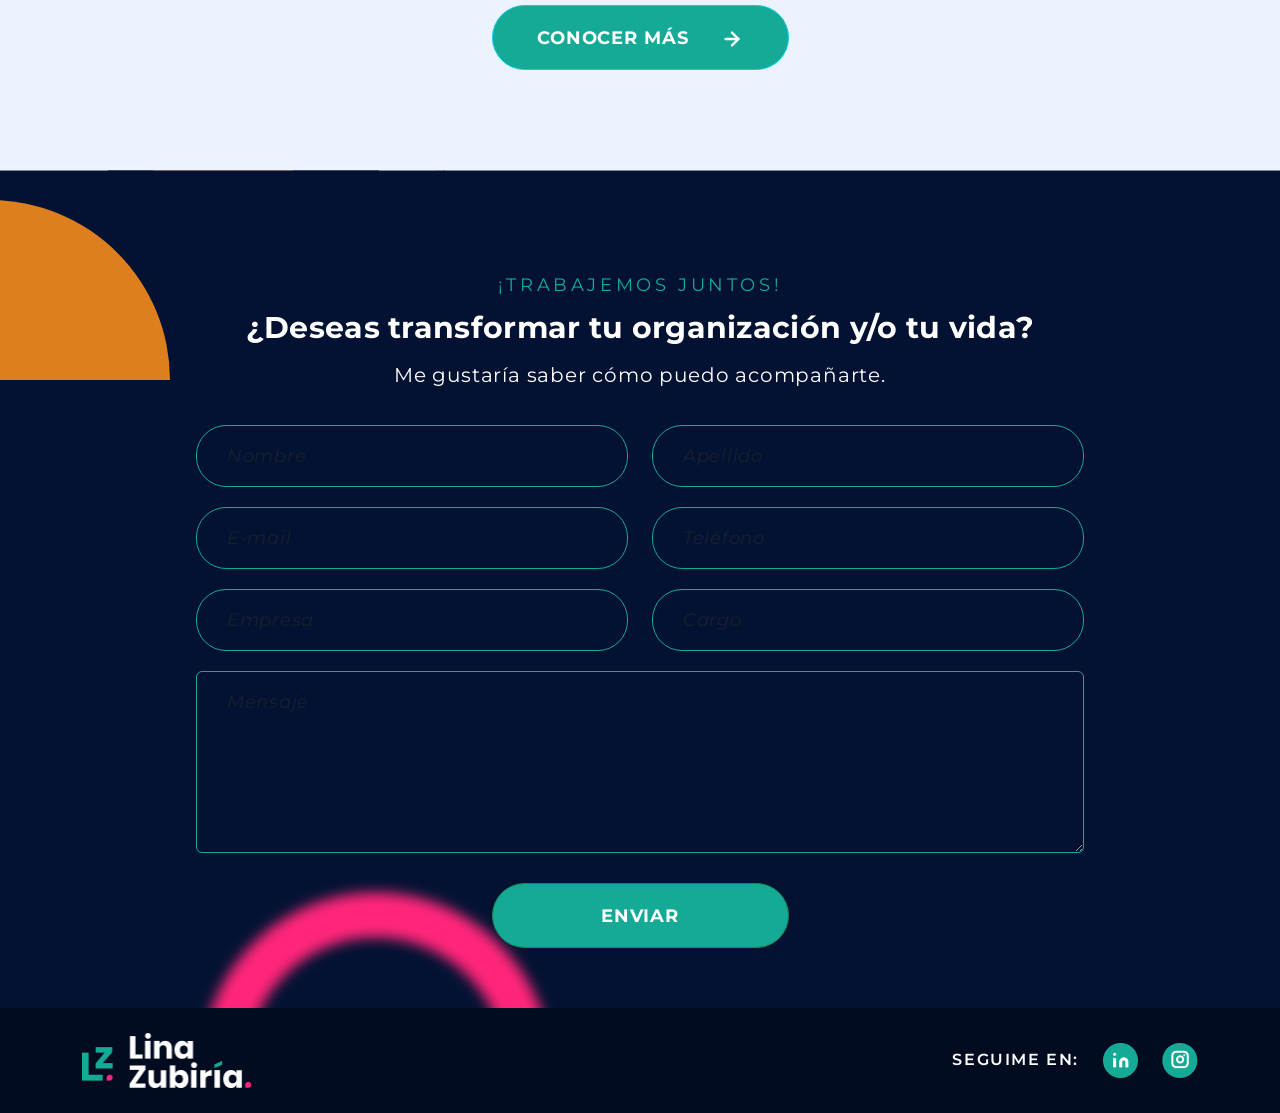
<file: lina_zubiria/servicios02.html>
<!doctype html>
<html lang="en">
  <head>
    <!-- Required meta tags -->
    <meta charset="utf-8">
    <meta name="viewport" content="width=device-width, initial-scale=1">

    <!-- Bootstrap CSS -->
    <link href="https://cdn.jsdelivr.net/npm/bootstrap@5.1.0/dist/css/bootstrap.min.css" rel="stylesheet" integrity="sha384-KyZXEAg3QhqLMpG8r+8fhAXLRk2vvoC2f3B09zVXn8CA5QIVfZOJ3BCsw2P0p/We" crossorigin="anonymous">
    <link rel="stylesheet" type="text/css" href="css/style.css">
    <link rel="preconnect" href="https://fonts.googleapis.com">
    <link rel="preconnect" href="https://fonts.gstatic.com" crossorigin>
    <link href="https://fonts.googleapis.com/css2?family=Montserrat:ital,wght@0,300;0,400;0,500;0,600;0,700;0,800;0,900;1,300;1,400;1,500;1,700;1,800;1,900&display=swap" rel="stylesheet">

    <title>Lina</title>

  </head>
  <body>
    

    <!-- STICKY -->
    <div class="sticky"><a href="" target="_blank"><img src="images/sticky_1.png"></a></div>
    <div class="sticky2"><a href="" target="_blank"><img src="images/sticky_2.png"></a></div>
    <div class="sticky3"><img src="images/sticky_3.png"></div>

    <!-- END STICKY -->

    <div id="header" style="background-image: url('images/bg1.png');">

        <!-- NAVBAR -->
         <nav class="navbar navbar-expand-lg navbar-light " aria-label="Fifth navbar example">
            <div class="container">
              <a class="navbar-brand" href="index.html"><img src="images/logo_lina.png"></a>
              <button class="navbar-toggler" type="button" data-bs-toggle="collapse" data-bs-target="#navbarsExample05" aria-controls="navbarsExample05" aria-expanded="false" aria-label="Toggle navigation">
                <span class="navbar-toggler-icon"></span>
              </button>

              <div class="collapse navbar-collapse" id="navbarsExample05">
                <ul class="navbar-nav me-auto mb-2 mb-lg-0">
                  <li class="nav-item dropdown navs barra_out active">
                    <div class="barra_in"></div>
                    <a class="nav-link dropdown-toggle nav_type" href="#" id="dropdown05" data-bs-toggle="dropdown" aria-expanded="false" style="font-weight: bold;">SERVICIOS</a>
                    <ul class="dropdown-menu" aria-labelledby="dropdown05">
                      <li><a class="dropdown-item nav_type" href="lz.html">LZ TALKS</a></li>
                      <li><a class="dropdown-item nav_type" href="servicios02.html">TRANSFORMACIÓN <br>ORGANIZACIONAL</a></li>
                      <li><a class="dropdown-item nav_type" href="servicios03.html">TRANSFORMACIÓN <br>INDIVIDUAL</a></li>
                    </ul>
                  </li>
                 
                  <li class="nav-item navs">
                    <a class="nav-link nav_type" href="transformacion.html">MI TRANSFORMACIÓN</a>
                  </li>
                  <li class="nav-item navs">
                    <a class="nav-link nav_type" href="index.html#clientes" tabindex="-1" aria-disabled="true">CLIENTES</a>
                  </li>
                  <li class="nav-item navs">
                    <a class="nav-link nav_type" href="index.html#contacto" tabindex="-1" aria-disabled="true">CONTACTO</a>
                  </li>
                  
                </ul>
               
              </div>
            </div>
          </nav>

          <header>
            <div class="container">
              <div class="row" style="align-items: center;">
                
                 <div class="col-lg-5"><img class="photo_sv01" src="images/photo_header_s2.png"></div>

                <div class="col-lg-7">
                  <div class="container">
                 
                      <div class="col-lg-12">
                      <h5 style="color: #031233 !important" class="sv02_title01">¿DE QUÉ TRATA?</h5>
                      </div>

                      <div class="col-lg-12">
                        <h3 id="sv02_title02"><span style="color: #14AA96;">Transformación</span><br>Organizacional</h3>
                      </div>
                      <div class="col-lg-12 txt_parrafo sv_text">
                       El liderazgo no es algo circunstancial, sino que trata de un juego de aprendizaje infinito que nos demanda aprender, desaprender y volver a aprender. Para esto te ayudamos desde <strong>"Lima"</strong>.
                        
                      <div class="col-lg-12  btn-logo">
                        <div class="row">
                          <div class="col-lg-7 col-md-6">
                             <a href="" target="_blank"><button type="button" class="btn sv02-btn lima-btn"><div>VER MÁS SOBRE LIMA</div><div><img class="arrow-button" src="images/arrow-right.svg"></div></button></a>
                       </div>
                       <div class="col-lg-4 col-md-6 text-center">
                         <img src="images/lima.png">
                       </div>
                        </div>
                      </div>
                       
                    
                  </div>
                
                  
                </div>
               

              </div> 
            </div>
          </header>

    </div>

    <div class="float_2 f2sv02"></div>

      <!-- TRANSFORMADO 03 -->

      <div id="transformacion_03" style="background: #031233;">
      <section>
        
        <div class="container">
              <div class="row" style="align-items: center;">
 
             

                <div class="col-lg-12">
                  <div class="container">
                 
                      <div class="col-lg-12 txt_sv2">
                       No aprendemos de nuestra <span style="color: #14AA96">experiencia</span> sino de la capacidad que <br>tenemos de <span style="color: #14AA96;">reflexionar</span> sobre ella y pensar <span style="color: #14AA96;
                       ">acciones</span> distintas.
                    

                      </div>
    
                  </div>

                </div>
                
              </div> 
            </div>


      </section>
    </div>

    <div id="tematicas">
      <section>
          
          <div class="container">
            <div class="row">
              <div class="col-lg-12 col-md-12">

                <div class="titulo_tem">
                  <h3 class="titulo_tem sv02_title1" style="color: #14AA96;">SERVICIOS</h3>
                </div>

                <div class="container">
                  <div class="row">
                    <div class="col-lg-6 col-md-12 sv02_cards">

                        <h3 class="titulo_tem sv02_title" style="color: #031233;">LOOPS DE APRENDIZAJE</h3>

                        <div class="card card_sv2" style="width: 18rem;">
                        <div class="card-body cuerpo_card" style="text-align: center;">
                          <div class="container">
                              <div class="row" style="align-items: center;justify-content: center;">
                                  <div class="col-lg-3"><img src="images/icon_check_sv02.png"></div>
                                  <div class="col-lg-7"><h5 class="card-title titulo_card">Espacios de cosecha</h5></div>
                              </div>
                          </div>
                        </div>
                        </div>

                        <div class="card card_sv2" style="width: 18rem;">
                        <div class="card-body cuerpo_card" style="text-align: center;">
                          <div class="container">
                              <div class="row" style="align-items: center;justify-content: center;">
                                  <div class="col-lg-3"><img src="images/icon_ball.png"></div>
                                  <div class="col-lg-7"><h5 class="card-title titulo_card">Células potenciadoras</h5></div>
                              </div>
                          </div>
                        </div>
                        </div>

                        <div class="card card_sv2" style="width: 18rem;">
                        <div class="card-body cuerpo_card" style="text-align: center;">
                          <div class="container">
                              <div class="row" style="align-items: center;justify-content: center;">
                                  <div class="col-lg-3"><img src="images/icon_txt.png"></div>
                                  <div class="col-lg-7"><h5 class="card-title titulo_card">Espacios de inspiración</h5></div>
                              </div>
                          </div>
                        </div>
                        </div>


                    </div>


                    <div class="col-lg-6 col-md-12 sv02_cards">

                        <h3 class="titulo_tem sv02_title" style="color: #031233;">COACHING EJECUTIVO</h3>

                        <div class="card card_sv2 box_blue" style="width: 18rem;">
                        <div class="card-body cuerpo_card" style="text-align: center;">
                          <div class="container">
                              <div class="row" style="align-items: center;justify-content: center;">
                                  <div class="col-lg-3"><img src="images/icon2_sv02.png"></div>
                                  <div class="col-lg-9"><h5 class="card-title titulo_card box_blue">Coaching ejecutivo individual</h5></div>
                              </div>
                          </div>
                        </div>
                        </div>

                        <div class="card card_sv2 box_blue" style="width: 18rem;">
                        <div class="card-body cuerpo_card" style="text-align: center;">
                          <div class="container">
                              <div class="row" style="align-items: center;justify-content: center;">
                                  <div class="col-lg-3"><img src="images/icon_hands.png"></div>
                                  <div class="col-lg-9"><h5 class="card-title titulo_card box_blue">Coaching ejecutivo relacional</h5></div>
                              </div>
                          </div>
                        </div>
                        </div>

                        <div class="card card_sv2 box_blue" style="width: 18rem;">
                        <div class="card-body cuerpo_card" style="text-align: center;">
                          <div class="container">
                              <div class="row" style="align-items: center;justify-content: center;">
                                  <div class="col-lg-3"><img src="images/icon_people.png"></div>
                                  <div class="col-lg-9"><h5 class="card-title titulo_card box_blue">Team coaching</h5></div>
                              </div>
                          </div>
                        </div>
                        </div>


                    </div>


                    <div class="col-lg-12 text-center">
                      <div class="container" style="display: flex;justify-content: center;">
                        <div class="row">
                          <div class="col-lg-12" style="min-width: 300px;">
                               <a href="" target="_blank"><button type="button" class="btn transfor-btn button_text btn-info text-center"><div>CONOCER MÁS</div><div><img class="arrow-button" src="images/arrow-right.svg"></div></button></a>
                          </div>
                        </div>
                      </div>
                    
                    </div>

                  </div>
                </div>

              </div>
            </div>
          </div>


      </section>
    </div>




  <!-- CONTACTO -->
  <div id="contacto" style="background-image: url('images/bg4.png');">
    <section id=contactox>
      <div class="container">
        <div class="row">
          
          <div class="col-lg-12 ">
         
              <div class="container text-center prev-form">
                <div class="col-lg-12">
                <h5 style="color: #14AA96;" class="home_title5">¡TRABAJEMOS JUNTOS!</h5>
                </div>
                <div class="col-lg-12">
                  <h3 style="color: #ffffff;" class="home_text3">¿Deseas transformar tu organización y/o tu vida?</h3>
                </div>
                <div class="col-lg-12">
                  <span style="color: #ffffff" class="home_text4">Me gustaría saber cómo puedo acompañarte. </span>
                </div>
               
              
          </div>
          <div class="row row_contact">
           <div class="col-lg-12 cont_contact">


        <form id="contact-form" method="" action="" role="form">

        <div class="messages"></div>

        <div class="controls">

          <div class="row">

            <div class="col-sm-12 col-md-6 formcontrol">
              <div class="form-group">
                <input id="form_name" type="text" name="nombre" class="form-control fctrl pholder" placeholder="Nombre" required="required" data-error="Firstname is required.">
                <div class="help-block with-errors"></div>
              </div>
            </div>

            <div class="col-sm-12 col-md-6 formcontrol">
              <div class="form-group">
                <input id="form_name" type="text" name="apellido" class="form-control fctrl pholder" placeholder="Apellido" required="required" data-error="Surname is required.">
                <div class="help-block with-errors"></div>
              </div>
            </div>
      
          </div>

          <div class="row" >
           <div class="col-sm-12 col-md-6 formcontrol">
              <div class="form-group">
                <input id="form_email" type="email" name="email" class="form-control fctrl pholder" placeholder="E-mail" required="required" data-error="Valid email is required.">
                <div class="help-block with-errors"></div>
              </div>
            </div>

            <div class="col-sm-12 col-md-6 formcontrol">
              <div class="form-group">
                <input id="form_phone" type="tel" name="phone" class="form-control fctrl pholder" placeholder="Teléfono">
                <div class="help-block with-errors"></div>
              </div>
            </div>

            </div>

          <div class="row" >
            <div class="col-sm-12 col-md-6 formcontrol">
              <div class="form-group">
                <input id="form_phone" type="text" name="work" class="form-control fctrl pholder" placeholder="Empresa">
                <div class="help-block with-errors"></div>
              </div>
            </div>

            <div class="col-sm-12 col-md-6 formcontrol">
              <div class="form-group">
                <input id="form_work" type="text" name="cargo" class="form-control fctrl pholder" placeholder="Cargo" >
                <div class="help-block with-errors"></div>
              </div>
            </div>
          </div>

          <div class="row text-center" >
            <div class="col-md-12">
              <div class="form-group">
                <textarea id="form_message" name="message" class="form-control pholder" placeholder="Mensaje" rows="4" required="required" data-error="Mensaje"></textarea>
                <div class="help-block with-errors"></div>
              </div>
            </div>
            <div class="col-md-12" style="padding-top: 20px;">
              <input type="submit" class="btn btn-success transfor-btn button_text2 send" value="ENVIAR" style="">
            </div>
          </div>
       
        </div>

        </form>
</div>
      </div>
        </div>
     


    </section>
  </div>

  <!-- FOOTER -->
  <footer class="footer-section">
      
        <div class="copyright-area">
            <div class="container">
                <div class="row row-footer">
                    <div class="col-xl-6 col-lg-6 text-center text-lg-left">
                        <div class="copyright-text">
                            <img style="width: 170px;" src="images/logo_footer.png">
                        </div>
                    </div>
                    <div class="col-xl-6 col-lg-6 d-lg-block text-right">
                        <div class="footer-menu">
                            <ul>
                                <li class="footer-seguime">SEGUIME EN:</li>
                                <li><a href="#" target="_blank"><img src="images/linkedin.png"></a></li>
                                <li><a href="#" target="_blank"><img src="images/ig.png"></a></li>
                            </ul>
                        </div>
                    </div>
                </div>
            </div>
        </div>
    </footer>


    <!-- Optional JavaScript; choose one of the two! -->

    <!-- Option 1: Bootstrap Bundle with Popper -->
    <script src="https://cdn.jsdelivr.net/npm/bootstrap@5.1.0/dist/js/bootstrap.bundle.min.js" integrity="sha384-U1DAWAznBHeqEIlVSCgzq+c9gqGAJn5c/t99JyeKa9xxaYpSvHU5awsuZVVFIhvj" crossorigin="anonymous"></script>

    <!-- Option 2: Separate Popper and Bootstrap JS -->
    <!--
    <script src="https://cdn.jsdelivr.net/npm/@popperjs/core@2.9.3/dist/umd/popper.min.js" integrity="sha384-eMNCOe7tC1doHpGoWe/6oMVemdAVTMs2xqW4mwXrXsW0L84Iytr2wi5v2QjrP/xp" crossorigin="anonymous"></script>
    <script src="https://cdn.jsdelivr.net/npm/bootstrap@5.1.0/dist/js/bootstrap.min.js" integrity="sha384-cn7l7gDp0eyniUwwAZgrzD06kc/tftFf19TOAs2zVinnD/C7E91j9yyk5//jjpt/" crossorigin="anonymous"></script>
    -->
  </body>
</html>
</file>
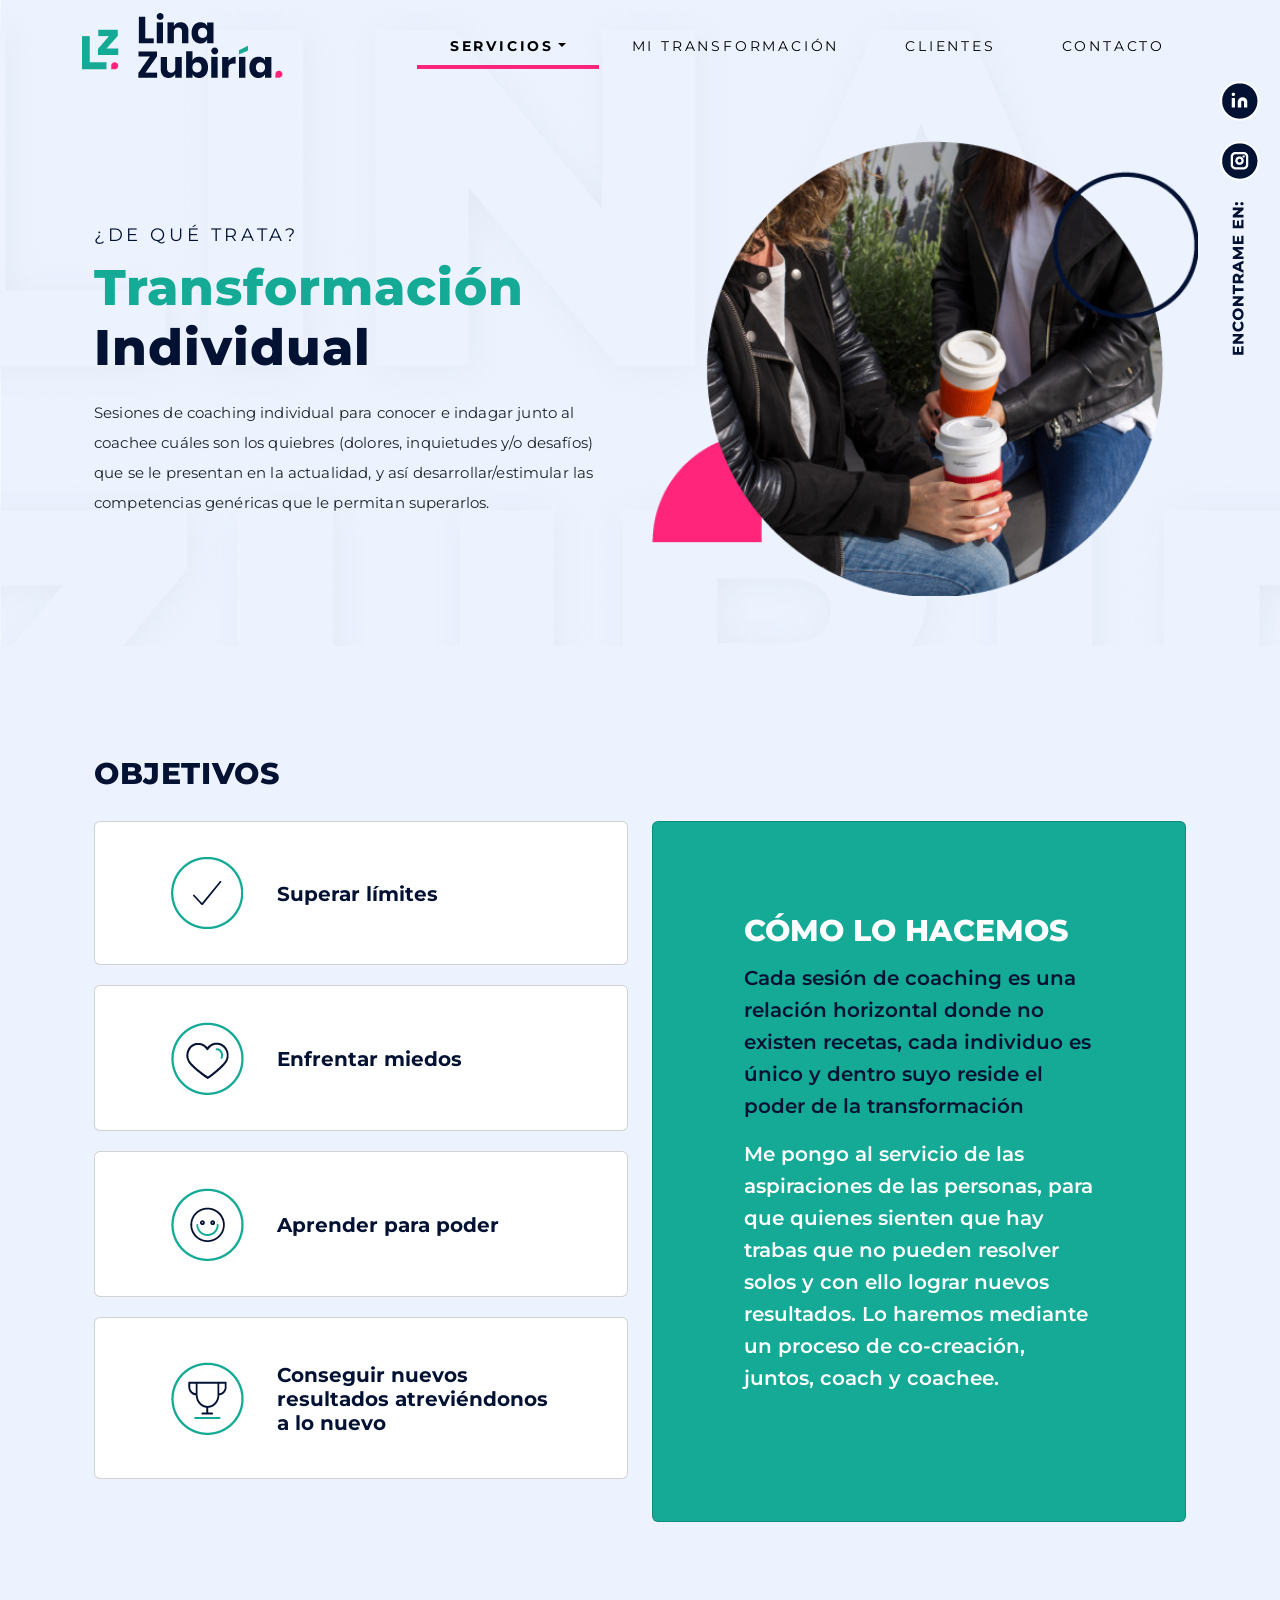
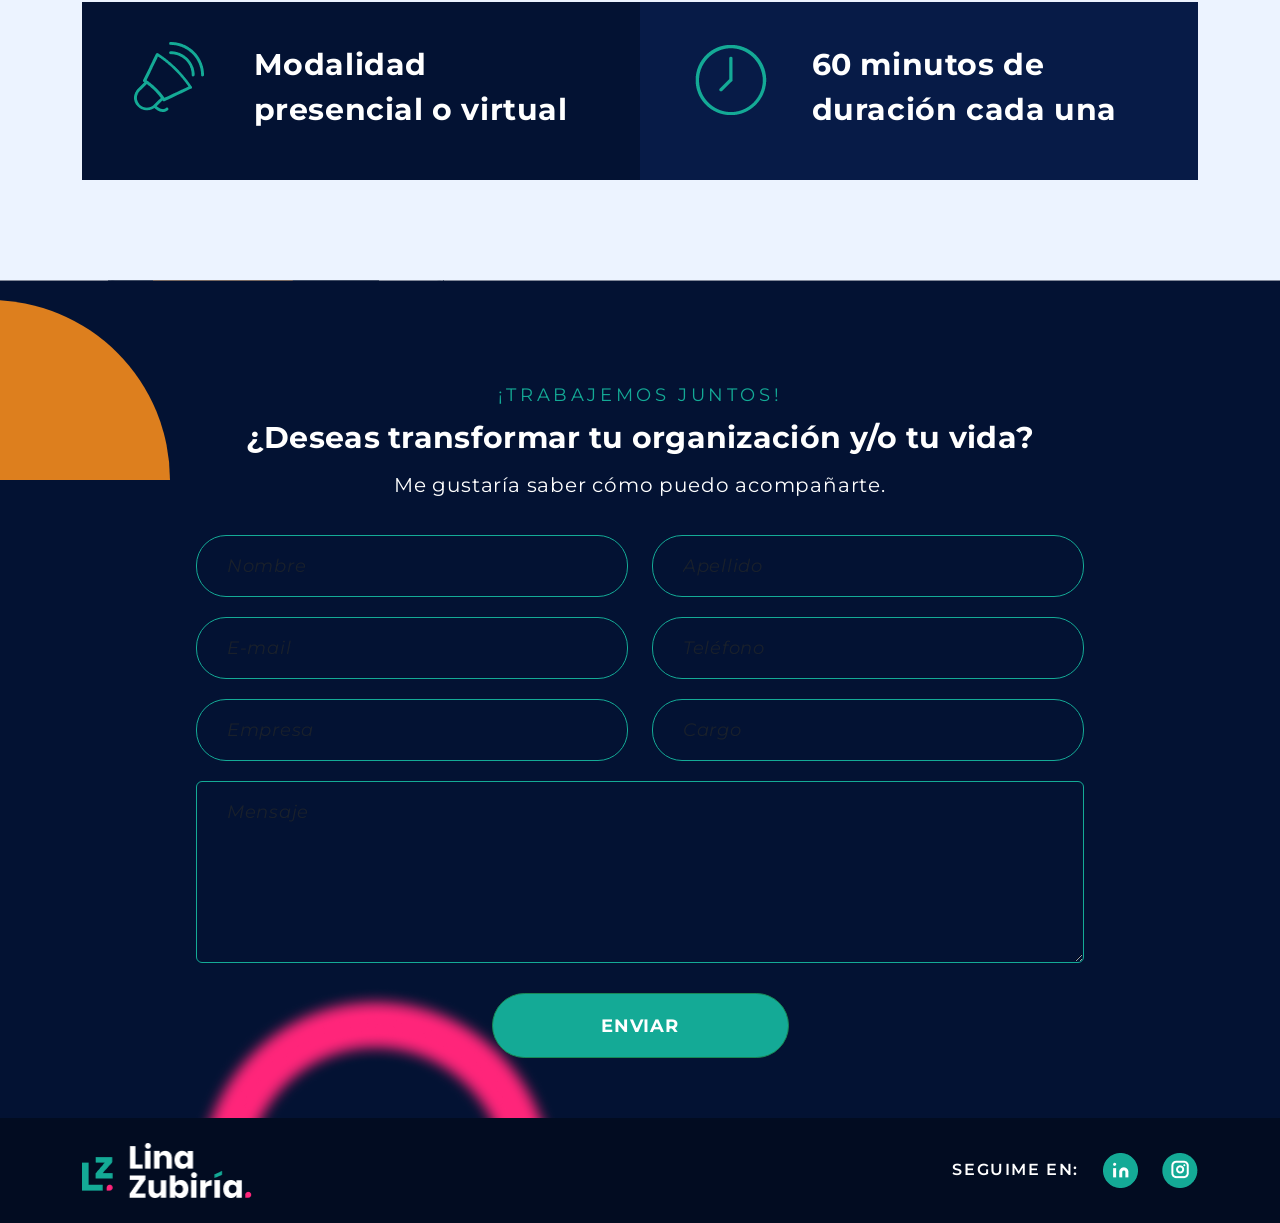
<file: lina_zubiria/servicios03.html>
<!doctype html>
<html lang="en">
  <head>
    <!-- Required meta tags -->
    <meta charset="utf-8">
    <meta name="viewport" content="width=device-width, initial-scale=1">

    <!-- Bootstrap CSS -->
    <link href="https://cdn.jsdelivr.net/npm/bootstrap@5.1.0/dist/css/bootstrap.min.css" rel="stylesheet" integrity="sha384-KyZXEAg3QhqLMpG8r+8fhAXLRk2vvoC2f3B09zVXn8CA5QIVfZOJ3BCsw2P0p/We" crossorigin="anonymous">
    <link rel="stylesheet" type="text/css" href="css/style.css">
    <link rel="preconnect" href="https://fonts.googleapis.com">
    <link rel="preconnect" href="https://fonts.gstatic.com" crossorigin>
    <link href="https://fonts.googleapis.com/css2?family=Montserrat:ital,wght@0,300;0,400;0,500;0,600;0,700;0,800;0,900;1,300;1,400;1,500;1,700;1,800;1,900&display=swap" rel="stylesheet">

    <title>Lina</title>

  </head>
  <body>
    

        <!-- STICKY -->
    <div class="sticky"><a href="" target="_blank"><img src="images/sticky_1.png"></a></div>
    <div class="sticky2"><a href="" target="_blank"><img src="images/sticky_2.png"></a></div>
    <div class="sticky3"><img src="images/sticky_3.png"></div>

    <!-- END STICKY -->

    <div id="header" style="background-image: url('images/bg1.png');">

        <!-- NAVBAR -->
         <nav class="navbar navbar-expand-lg navbar-light " aria-label="Fifth navbar example">
            <div class="container">
              <a class="navbar-brand" href="index.html"><img src="images/logo_lina.png"></a>
              <button class="navbar-toggler" type="button" data-bs-toggle="collapse" data-bs-target="#navbarsExample05" aria-controls="navbarsExample05" aria-expanded="false" aria-label="Toggle navigation">
                <span class="navbar-toggler-icon"></span>
              </button>

              <div class="collapse navbar-collapse" id="navbarsExample05">
                <ul class="navbar-nav me-auto mb-2 mb-lg-0">
                  <li class="nav-item dropdown navs barra_out active">
                    <div class="barra_in"></div>
                    <a class="nav-link dropdown-toggle nav_type" href="#" id="dropdown05" data-bs-toggle="dropdown" aria-expanded="false" style="font-weight: bold;">SERVICIOS</a>
                    <ul class="dropdown-menu" aria-labelledby="dropdown05">
                      <li><a class="dropdown-item nav_type" href="lz.html">LZ TALKS</a></li>
                      <li><a class="dropdown-item nav_type" href="servicios02.html">TRANSFORMACIÓN <br>ORGANIZACIONAL</a></li>
                      <li><a class="dropdown-item nav_type" href="servicios03.html">TRANSFORMACIÓN <br>INDIVIDUAL</a></li>
                    </ul>
                  </li>
                 
                  <li class="nav-item navs">
                    <a class="nav-link nav_type" href="transformacion.html">MI TRANSFORMACIÓN</a>
                  </li>
                  <li class="nav-item navs">
                    <a class="nav-link nav_type" href="index.html#clientes" tabindex="-1" aria-disabled="true">CLIENTES</a>
                  </li>
                  <li class="nav-item navs">
                    <a class="nav-link nav_type" href="index.html#contacto" tabindex="-1" aria-disabled="true">CONTACTO</a>
                  </li>
                  
                </ul>
               
              </div>
            </div>
          </nav>

          <header>
            <div class="container">
              <div class="row" style="align-items: center;">
                
                 

                <div class="col-lg-6">
                  <div class="container">
                 
                      <div class="col-lg-12">
                      <h5 style="color: #031233 !important" class="sv03_text1">¿DE QUÉ TRATA?</h5>
                      </div>

                      <div class="col-lg-12">
                        <h3 id="sv03_title1"><span style="color: #14AA96;">Transformación</span><br>Individual</h3>
                      </div>
                      <div class="col-lg-12 txt_parrafo sv_text">
                      Sesiones de coaching individual para conocer e indagar junto al coachee cuáles son los quiebres (dolores, inquietudes y/o desafíos) que se le presentan en la actualidad, y así desarrollar/estimular las competencias genéricas que le permitan superarlos.
                    
                       
                    
                  </div>
                
                  
                </div>
               

              </div> 
              <div class="col-lg-6"><img class="photo_sv01" src="images/photo_servicios03.png"></div>
            </div>
          </header>

    </div>


    </div>


    <div class="float_2 f2sv03"></div>
    <!-- SERVICIOS -->
    <div id="tematicas">
      <section>
        
        <div class="container">
        <div class="row" >
          
          <div class="col-lg-12 ">
         
              <div class="container text-center prev-form">
                
                <div class="col-lg-12 titulo_tem">
                  <h3 class="titulo_tem" style="color: #031233;text-align: left;">OBJETIVOS</h3>
                </div>




                <div class="row">
                <div class="col-lg-6">
                  <div class="row" >

                    <div class="col-lg-12 margin-card">
                      <div class="card sv03_whitecards" style="width: 18rem;">
                        <div class="card-body cuerpo_card" style="text-align: center;">

                          <div class="container">
                              <div class="row" style="align-items: center;justify-content: center;">
                                  <div class="col-lg-3"><img src="images/icon_check_sv02.png"></div>
                                  <div class="col-lg-8"><h5 class="card-title titulo_card">Superar límites</h5></div>
                              </div>
                          </div>
                         
  
                        </div>
                      </div>
                    </div>

                     <div class="col-lg-12 margin-card">
                      <div class="card sv03_whitecards" style="width: 18rem;">
                        <div class="card-body cuerpo_card" style="text-align: center;">

                          <div class="container">
                              <div class="row" style="align-items: center;justify-content: center;">
                                  <div class="col-lg-3"><img src="images/icon_heart.png"></div>
                                  <div class="col-lg-8"><h5 class="card-title titulo_card">Enfrentar miedos</h5></div>
                              </div>
                          </div>
                         
  
                        </div>
                      </div>
                    </div>

                     <div class="col-lg-12 margin-card">
                      <div class="card sv03_whitecards" style="width: 18rem;">
                        <div class="card-body cuerpo_card" style="text-align: center;">

                          <div class="container">
                              <div class="row" style="align-items: center;justify-content: center;">
                                  <div class="col-lg-3"><img src="images/icon_smile.png"></div>
                                  <div class="col-lg-8"><h5 class="card-title titulo_card">Aprender para poder</h5></div>
                              </div>
                          </div>
                         
  
                        </div>
                      </div>
                    </div>

                 <div class="col-lg-12 margin-card">
                      <div class="card sv03_whitecards" style="width: 18rem;">
                        <div class="card-body cuerpo_card" style="text-align: center;">

                          <div class="container">
                              <div class="row" style="align-items: center;justify-content: center;">
                                  <div class="col-lg-3"><img src="images/icon_cup.png"></div>
                                  <div class="col-lg-8"><h5 class="card-title titulo_card">Conseguir nuevos resultados atreviéndonos a lo nuevo</h5></div>
                              </div>
                          </div>
                         
  
                        </div>
                      </div>
                    </div>
                  

                  </div>
                </div>
                <div class="col-lg-6">
                  <div class="row" >

                    <div class="col-lg-12">
                      <div class="card card_sv3" style="width: 18rem;padding:56px;">
                        <div class="card-body cuerpo_card" style="text-align: left;">

                        <h4>CÓMO LO HACEMOS</h4>
                        <p style="color: #031233;">Cada sesión de coaching es una relación horizontal donde no existen recetas, cada individuo es único y dentro suyo reside el poder de la transformación</p>
                        <p>Me pongo al servicio de las aspiraciones de las personas, para que quienes sienten que hay trabas que no pueden resolver solos y con ello lograr nuevos resultados. Lo haremos mediante un proceso de co-creación, juntos, coach y coachee.</p>
                         
  
                        </div>
                      </div>
                    </div>

                  </div>
                </div>
             </div>
          </div>


        </div>

        
        <div class="container recuadros_lz">
          <div class="row">
            <div class="col-lg-12">
              <div class="container">
                <div class="row">

                  <div class="col-lg-6 recuadroA">
                    <div class="container rec_pad">
                      <div class="row">
                        <div class="col-lg-3"><img src="images/icon_recuadro01.png"></div>
                        <div class="col-lg-9" class="titulo_recuadro1"><h4 class="titulo_recuadro1">Modalidad presencial o virtual</h4></div>
                      </div>
                    </div>
                  </div>

                  <div class="col-lg-6 recuadroB" style="background-color: #071B47 !important;">
                    <div class="container rec_pad">
                      <div class="row">
                        <div class="col-lg-3"><img src="images/icon_recuadro03.png"></div>
                        <div class="col-lg-9" class="titulo_recuadro1"><h4 class="titulo_recuadro1">60 minutos de duración cada una</span></h4></div>
                      </div>
                    </div>
                  </div>

                </div>  
              </div>
            </div>
          </div>
        </div>


      </section>
    </div>


 
  <!-- CONTACTO -->
  <div id="contacto" style="background-image: url('images/bg4.png');">
    <section id=contactox>
      <div class="container">
        <div class="row">
          
          <div class="col-lg-12 ">
         
              <div class="container text-center prev-form">
                <div class="col-lg-12">
                <h5 style="color: #14AA96;" class="home_title5">¡TRABAJEMOS JUNTOS!</h5>
                </div>
                <div class="col-lg-12">
                  <h3 style="color: #ffffff;" class="home_text3">¿Deseas transformar tu organización y/o tu vida?</h3>
                </div>
                <div class="col-lg-12">
                  <span style="color: #ffffff" class="home_text4">Me gustaría saber cómo puedo acompañarte. </span>
                </div>
               
              
          </div>
          <div class="row row_contact">
           <div class="col-lg-12 cont_contact">


        <form id="contact-form" method="" action="" role="form">

        <div class="messages"></div>

        <div class="controls">

          <div class="row">

            <div class="col-sm-12 col-md-6 formcontrol">
              <div class="form-group">
                <input id="form_name" type="text" name="nombre" class="form-control fctrl pholder" placeholder="Nombre" required="required" data-error="Firstname is required.">
                <div class="help-block with-errors"></div>
              </div>
            </div>

            <div class="col-sm-12 col-md-6 formcontrol">
              <div class="form-group">
                <input id="form_name" type="text" name="apellido" class="form-control fctrl pholder" placeholder="Apellido" required="required" data-error="Surname is required.">
                <div class="help-block with-errors"></div>
              </div>
            </div>
      
          </div>

          <div class="row" >
           <div class="col-sm-12 col-md-6 formcontrol">
              <div class="form-group">
                <input id="form_email" type="email" name="email" class="form-control fctrl pholder" placeholder="E-mail" required="required" data-error="Valid email is required.">
                <div class="help-block with-errors"></div>
              </div>
            </div>

            <div class="col-sm-12 col-md-6 formcontrol">
              <div class="form-group">
                <input id="form_phone" type="tel" name="phone" class="form-control fctrl pholder" placeholder="Teléfono">
                <div class="help-block with-errors"></div>
              </div>
            </div>

            </div>

          <div class="row" >
            <div class="col-sm-12 col-md-6 formcontrol">
              <div class="form-group">
                <input id="form_phone" type="text" name="work" class="form-control fctrl pholder" placeholder="Empresa">
                <div class="help-block with-errors"></div>
              </div>
            </div>

            <div class="col-sm-12 col-md-6 formcontrol">
              <div class="form-group">
                <input id="form_work" type="text" name="cargo" class="form-control fctrl pholder" placeholder="Cargo" >
                <div class="help-block with-errors"></div>
              </div>
            </div>
          </div>

          <div class="row text-center" >
            <div class="col-md-12">
              <div class="form-group">
                <textarea id="form_message" name="message" class="form-control pholder" placeholder="Mensaje" rows="4" required="required" data-error="Mensaje"></textarea>
                <div class="help-block with-errors"></div>
              </div>
            </div>
            <div class="col-md-12" style="padding-top: 20px;">
              <input type="submit" class="btn btn-success transfor-btn button_text2 send" value="ENVIAR" style="">
            </div>
          </div>
       
        </div>

        </form>
</div>
      </div>
        </div>
     


    </section>
  </div>

  <!-- FOOTER -->
  <footer class="footer-section">
      
        <div class="copyright-area">
            <div class="container">
                <div class="row row-footer">
                    <div class="col-xl-6 col-lg-6 text-center text-lg-left">
                        <div class="copyright-text">
                            <img style="width: 170px;" src="images/logo_footer.png">
                        </div>
                    </div>
                    <div class="col-xl-6 col-lg-6 d-lg-block text-right">
                        <div class="footer-menu">
                            <ul>
                                <li class="footer-seguime">SEGUIME EN:</li>
                                <li><a href="#" target="_blank"><img src="images/linkedin.png"></a></li>
                                <li><a href="#" target="_blank"><img src="images/ig.png"></a></li>
                            </ul>
                        </div>
                    </div>
                </div>
            </div>
        </div>
    </footer>


    <!-- Optional JavaScript; choose one of the two! -->

    <!-- Option 1: Bootstrap Bundle with Popper -->
    <script src="https://cdn.jsdelivr.net/npm/bootstrap@5.1.0/dist/js/bootstrap.bundle.min.js" integrity="sha384-U1DAWAznBHeqEIlVSCgzq+c9gqGAJn5c/t99JyeKa9xxaYpSvHU5awsuZVVFIhvj" crossorigin="anonymous"></script>

    <!-- Option 2: Separate Popper and Bootstrap JS -->
    <!--
    <script src="https://cdn.jsdelivr.net/npm/@popperjs/core@2.9.3/dist/umd/popper.min.js" integrity="sha384-eMNCOe7tC1doHpGoWe/6oMVemdAVTMs2xqW4mwXrXsW0L84Iytr2wi5v2QjrP/xp" crossorigin="anonymous"></script>
    <script src="https://cdn.jsdelivr.net/npm/bootstrap@5.1.0/dist/js/bootstrap.min.js" integrity="sha384-cn7l7gDp0eyniUwwAZgrzD06kc/tftFf19TOAs2zVinnD/C7E91j9yyk5//jjpt/" crossorigin="anonymous"></script>
    -->
  </body>
</html>
</file>
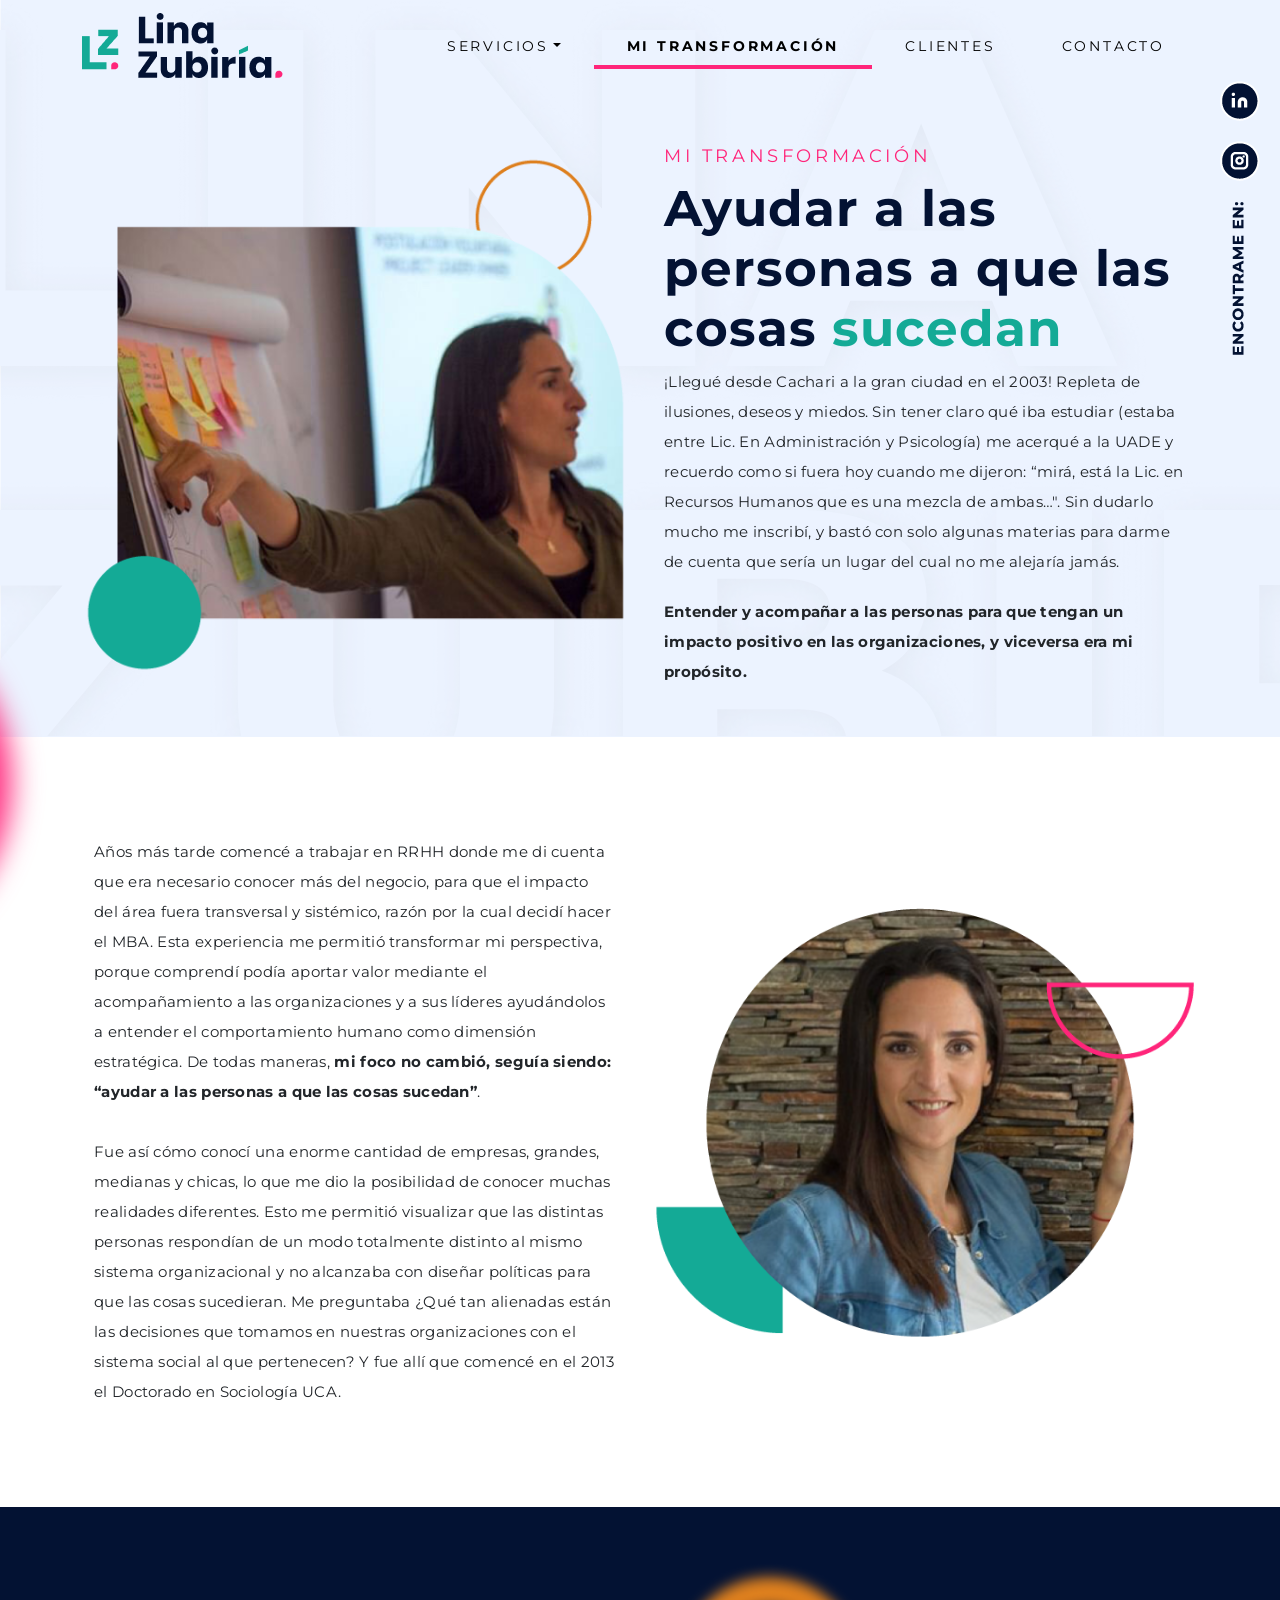
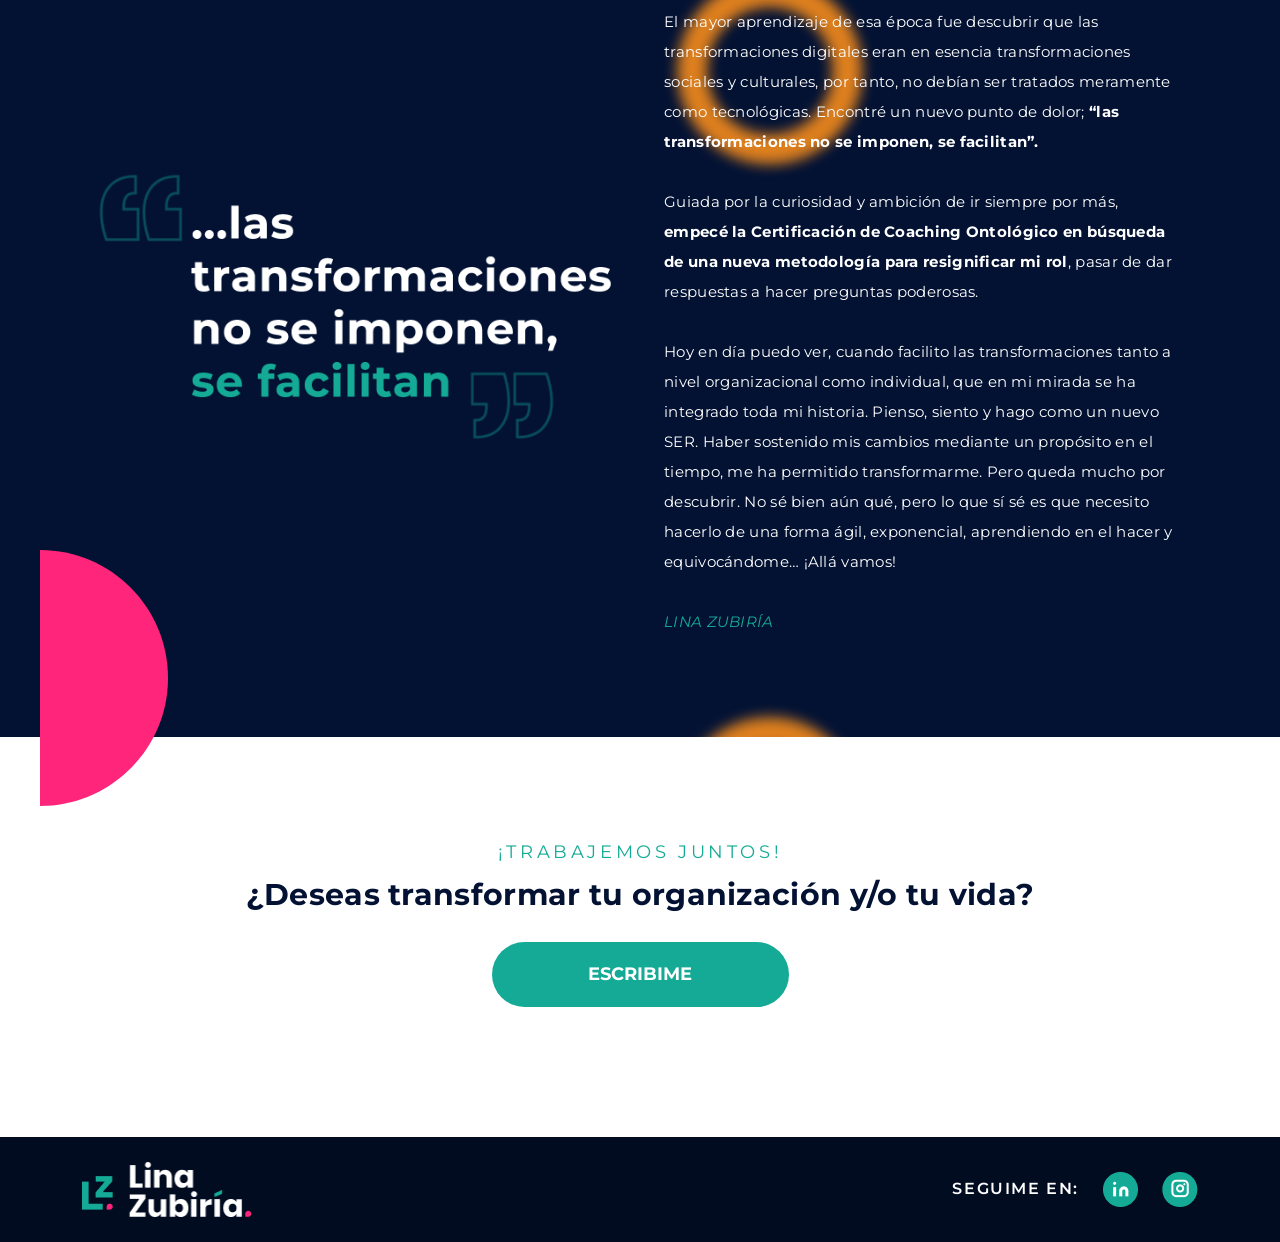
<file: lina_zubiria/transformacion.html>
<!doctype html>
<html lang="en">
  <head>
    <!-- Required meta tags -->
    <meta charset="utf-8">
    <meta name="viewport" content="width=device-width, initial-scale=1">

    <!-- Bootstrap CSS -->
    <link href="https://cdn.jsdelivr.net/npm/bootstrap@5.1.0/dist/css/bootstrap.min.css" rel="stylesheet" integrity="sha384-KyZXEAg3QhqLMpG8r+8fhAXLRk2vvoC2f3B09zVXn8CA5QIVfZOJ3BCsw2P0p/We" crossorigin="anonymous">
    <link rel="stylesheet" type="text/css" href="css/style.css">
    <link rel="preconnect" href="https://fonts.googleapis.com">
    <link rel="preconnect" href="https://fonts.gstatic.com" crossorigin>
    <link href="https://fonts.googleapis.com/css2?family=Montserrat:ital,wght@0,300;0,400;0,500;0,600;0,700;0,800;0,900;1,300;1,400;1,500;1,700;1,800;1,900&display=swap" rel="stylesheet">

    <title>Lina</title>

  </head>
  <body>
    

        <!-- STICKY -->
    <div class="sticky"><a href="" target="_blank"><img src="images/sticky_1.png"></a></div>
    <div class="sticky2"><a href="" target="_blank"><img src="images/sticky_2.png"></a></div>
    <div class="sticky3"><img src="images/sticky_3.png"></div>

    <!-- END STICKY -->
    
    <div id="header" style="background-image: url('images/bg1.png');">

        <!-- NAVBAR -->
         <nav class="navbar navbar-expand-lg navbar-light " aria-label="Fifth navbar example">
            <div class="container">
              <a class="navbar-brand" href="index.html"><img src="images/logo_lina.png"></a>
              <button class="navbar-toggler" type="button" data-bs-toggle="collapse" data-bs-target="#navbarsExample05" aria-controls="navbarsExample05" aria-expanded="false" aria-label="Toggle navigation">
                <span class="navbar-toggler-icon"></span>
              </button>



              <div class="collapse navbar-collapse" id="navbarsExample05">
                <ul class="navbar-nav me-auto mb-2 mb-lg-0">
                  <li class="nav-item dropdown navs barra_out">
                    <div class="barra_in"></div>
                    <a class="nav-link dropdown-toggle nav_type" href="#" id="dropdown05" data-bs-toggle="dropdown" aria-expanded="false">SERVICIOS</a>
                    <ul class="dropdown-menu barra_out active" aria-labelledby="dropdown05">
                      <div class="barra_in2"></div>
                       <li><a class="dropdown-item nav_type" href="lz.html">LZ TALKS</a></li>
                      <li><a class="dropdown-item nav_type" href="servicios02.html">TRANSFORMACIÓN <br>ORGANIZACIONAL</a></li>
                      <li><a class="dropdown-item nav_type" href="servicios03.html">TRANSFORMACIÓN <br>INDIVIDUAL</a></li>
                    </ul>
                  </li>
                 
                  <li class="nav-item navs barra_out active">
                    <div class="barra_in"></div>
                    <a class="nav-link nav_type" href="transformacion.html" style="font-weight: bold;">MI TRANSFORMACIÓN</a>
                  </li>
                  <li class="nav-item navs barra_out">
                    <div class="barra_in"></div>
                    <a class="nav-link nav_type" href="index.html#clientes" tabindex="-1" aria-disabled="true">CLIENTES</a>
                  </li>
                  <li class="nav-item navs barra_out">
                    <div class="barra_in"></div>
                    <a class="nav-link nav_type" href="index.html#contacto" tabindex="-1" aria-disabled="true">CONTACTO</a>
                  </li>
                  
                </ul>
               
              </div>
            </div>
          </nav>

          <header>
            <div class="container">
              <div class="row" style="align-items: center;">
                <div class="col-lg-6"><img class="photo_sv01" src="images/photo_servicios01.png"></div>
                
                <div class="col-lg-6">
                  <div class="container">
                 
                      <div class="col-lg-12">
                      <h5 class="transf_title1">MI TRANSFORMACIÓN</h5>
                      </div>

                      <div class="col-lg-12">
                        <h3 id="transf_text1">Ayudar a las personas a que las cosas <span>sucedan</span></h3>
                      </div>

                      <div class="col-lg-12 trasnf_parrafo1">
                        ¡Llegué desde Cachari a la gran ciudad en el 2003! Repleta de ilusiones, deseos y miedos. Sin tener claro qué iba estudiar (estaba entre Lic. En Administración y Psicología) me acerqué a la UADE y recuerdo como si fuera hoy cuando me dijeron: “mirá, está la Lic. en Recursos Humanos que es una mezcla de ambas…". Sin dudarlo mucho me inscribí, y bastó con solo algunas materias para darme de cuenta que sería un lugar del cual no me alejaría jamás. 
                      </div>

                      <div class="col-lg-12 txt_parrafo_bold">
                        Entender y acompañar a las personas para que tengan un impacto positivo en las organizaciones, y viceversa era mi propósito.
                      </div>

         
                    
                  </div>
                
                  
                </div>
                
              </div> 
            </div>
          </header>

    </div>

   <div class=" tf_float_01"></div>
   <div class="float_7"><img src="images/float_7.svg" ></div>




    <!-- SERVICIOS -->
    <div id="transformacion_02">
      <section>

        <div class="container">
              <div class="row" style="align-items: center;">
 
                <div class="col-lg-6">
                  <div class="container">
                 
                      <div class="col-lg-12 trasnf_parrafo1">
                        Años más tarde comencé a trabajar en RRHH donde me di cuenta que era necesario conocer más del negocio, para que el impacto del área fuera transversal y sistémico, razón por la cual decidí hacer el MBA. Esta experiencia me permitió transformar mi perspectiva, porque comprendí podía aportar valor mediante el acompañamiento a las organizaciones y a sus líderes ayudándolos a entender el comportamiento humano como dimensión estratégica. De todas maneras, <span style="font-weight: bold;">mi foco no cambió, seguía siendo: “ayudar a las personas a que las cosas sucedan”</span>.<br><br>
                        Fue así cómo conocí una enorme cantidad de empresas, grandes, medianas y chicas, lo que me dio la posibilidad de conocer muchas realidades diferentes. Esto me permitió visualizar que las distintas personas respondían de un modo totalmente distinto al mismo sistema organizacional y no alcanzaba con diseñar políticas para que las cosas sucedieran. Me preguntaba ¿Qué tan alienadas están las decisiones que tomamos en nuestras organizaciones con el sistema social al que pertenecen? Y fue allí que comencé en el 2013 el Doctorado en Sociología UCA.

                      </div>
    
                  </div>

                </div>
                <div class="col-lg-6"><img class="photo_sv01" src="images/photo_servicios02.png"></div>
              </div> 
            </div>


      </section>
    </div>

  <!-- TRANSFORMADO 03 -->

      <div id="transformacion_03" style="background-image: url('images/bg5.png');">
      <section>
        
        <div class="container">
              <div class="row" style="align-items: center;">
 
              <div class="col-lg-6">
                  <div class="container">
                 
                      

                      <div class="col-lg-12">
                        <img src="images/title_comillas.png" style="width: 100%;margin-bottom: 30px;">
                      </div>

                    
         
                    
                  </div>
                
                  
                </div>


                <div class="col-lg-6">
                  <div class="container">
                 
                      <div class="col-lg-12 trasnf_parrafo1 sv_text_02">
                        El mayor aprendizaje de esa época fue descubrir que las transformaciones digitales eran en esencia transformaciones sociales y culturales, por tanto, no debían ser tratados meramente como tecnológicas. Encontré un nuevo punto de dolor; <span style="font-weight: bold;">“las transformaciones no se imponen, se facilitan”.</span> <br><br>
                        Guiada por la curiosidad y ambición de ir siempre por más, <span style="font-weight: bold;">empecé la Certificación de Coaching Ontológico en búsqueda de una nueva metodología para resignificar mi rol</span>, pasar de dar respuestas a hacer preguntas poderosas. <br><br>
                        Hoy en día puedo ver, cuando facilito las transformaciones tanto a nivel organizacional como individual, que en mi mirada se ha integrado toda mi historia. Pienso, siento y hago como un nuevo SER. Haber sostenido mis cambios mediante un propósito en el tiempo, me ha permitido transformarme. Pero queda mucho por descubrir. No sé bien aún qué, pero lo que sí sé es que necesito hacerlo de una forma ágil, exponencial, aprendiendo en el hacer y equivocándome… ¡Allá vamos!
                        <br><br><span style="font-style: italic;color: #14AA96;">LINA ZUBIRÍA</span>

                      </div>
    
                  </div>

                </div>
                
              </div> 
            </div>


      </section>
    </div>


  <!-- ESCRIBIME -->
  <div id="escribime">
    <section>
      <div class="container">
        <div class="row">
          
          <div class="col-lg-12 ">
         
              <div class="container text-center prev-form">
                <div class="col-lg-12">
                <h5 style="color: #14AA96;" class="transf_title2">¡TRABAJEMOS JUNTOS!</h5>
                </div>
                <div class="col-lg-12">
                  <h3 class="escribime_h3 transf_text2">¿Deseas transformar tu organización y/o tu vida?</h3>
                </div>
                <div class="col-lg-12">
                <a href="" target="_blank"><button type="button" class="btn transfor-btn btn2">ESCRIBIME</button></a>
              </div>
               
              
          </div>

        </div>
     


    </section>
  </div>

  <!-- FOOTER -->
  <footer class="footer-section">
      
        <div class="copyright-area">
            <div class="container">
                <div class="row row-footer">
                    <div class="col-xl-6 col-lg-6 col-md-6 col-sm-12 text-center text-lg-left">
                        <div class="copyright-text">
                            <img style="width: 170px;" src="images/logo_footer.png">
                        </div>
                    </div>
                    <div class="col-xl-6 col-lg-6 col-md-6 col-sm-12 d-lg-block text-right">
                        <div class="footer-menu">
                            <ul>
                                <li class="footer-seguime">SEGUIME EN:</li>
                                <li><a href="#" target="_blank"><img src="images/linkedin.png"></a></li>
                                <li><a href="#" target="_blank"><img src="images/ig.png"></a></li>
                            </ul>
                        </div>
                    </div>
                </div>
            </div>
        </div>
    </footer>


    <!-- Optional JavaScript; choose one of the two! -->

    <!-- Option 1: Bootstrap Bundle with Popper -->
    <script src="https://cdn.jsdelivr.net/npm/bootstrap@5.1.0/dist/js/bootstrap.bundle.min.js" integrity="sha384-U1DAWAznBHeqEIlVSCgzq+c9gqGAJn5c/t99JyeKa9xxaYpSvHU5awsuZVVFIhvj" crossorigin="anonymous"></script>

    <!-- Option 2: Separate Popper and Bootstrap JS -->
    <!--
    <script src="https://cdn.jsdelivr.net/npm/@popperjs/core@2.9.3/dist/umd/popper.min.js" integrity="sha384-eMNCOe7tC1doHpGoWe/6oMVemdAVTMs2xqW4mwXrXsW0L84Iytr2wi5v2QjrP/xp" crossorigin="anonymous"></script>
    <script src="https://cdn.jsdelivr.net/npm/bootstrap@5.1.0/dist/js/bootstrap.min.js" integrity="sha384-cn7l7gDp0eyniUwwAZgrzD06kc/tftFf19TOAs2zVinnD/C7E91j9yyk5//jjpt/" crossorigin="anonymous"></script>
    -->
  </body>
</html>
</file>
<file: lina_zubiria/css/style.css>
body{
	font-family: 'Montserrat', sans-serif;
}

header{
	padding-top:50px;
	padding-bottom: 50px;
}

/* STICKY */
.sticky {
  position: -webkit-sticky;
  position: sticky;
  position: fixed;
  top: 80px;
  right: 20px;
  z-index: 999;
}

.sticky2 {
  position: -webkit-sticky;
  position: sticky;
  position: fixed;
  top: 140px;
  right: 20px;
  z-index: 999;
}

.sticky3 {
  position: -webkit-sticky;
  position: sticky;
  position: fixed;
  top: 200px;
  right: 35px;
  z-index: 999;
}

/* TEXTOS */ 



h3{
	font-family: Montserrat;
	font-size: 50px;
	font-style: normal;
	font-weight: 700;
	line-height: 60px;
	letter-spacing: 0.02em;
}

.arrow-button{
	height: 22px;
}

.home_title1{
	font-family: Montserrat;
font-style: normal !important;
font-weight: normal !important;
font-size: 18px !important;
line-height: 30px !important;
/* or 167% */

text-align: center;
letter-spacing: 0.2em !important;
text-transform: uppercase !important;
color: #14AA96 !important;
}

.home_title2{
	font-family: Montserrat;
font-style: normal;
font-weight: 800;
font-size: 30px;
line-height: 55px;
/* or 183% */

text-align: center;
letter-spacing: 0.02em;
text-transform: uppercase;
color: #031233;
}

.home_title3{
	font-family: Montserrat;
font-style: normal;
font-weight: bold;
font-size: 18px;
line-height: 30px;
/* or 167% */

letter-spacing: 0.2em;
text-transform: uppercase;
color: #FF257A;

}
.home_title4{
	font-family: Montserrat;
font-style: normal;
font-weight: normal;
font-size: 18px;
line-height: 30px;
/* or 167% */

letter-spacing: 0.2em;
text-transform: uppercase;
}

.home_title5{
	font-family: Montserrat;
font-style: normal;
font-weight: normal;
font-size: 18px;
line-height: 30px;
/* or 167% */

text-align: center;
letter-spacing: 0.2em;
text-transform: uppercase;
}

.confian{
	font-family: Montserrat;
font-style: normal;
font-weight: 800;
font-size: 30px;
line-height: 55px;
/* or 183% */

letter-spacing: 0.02em;
text-transform: uppercase;
}

.home_text1{
	font-family: Montserrat;
font-style: normal;
font-weight: 600;
font-size: 30px;
line-height: 40px;
/* or 133% */

letter-spacing: 0.02em;
color: #031233;
}

.send{margin-top:10px !important;}

.home_text2{
	font-family: Montserrat;
font-style: normal;
font-weight: normal;
font-size: 20px;
line-height: 30px;
/* or 150% */

letter-spacing: 0.04em;
color: #727477;
}

.home_text3{
font-family: Montserrat;
font-style: normal;
font-weight: bold;
font-size: 30px;
line-height: 39px;
/* or 130% */

text-align: center;
letter-spacing: 0.01em;
}

.home_text4{
	font-family: Montserrat;
font-style: normal;
font-weight: normal;
font-size: 20px;
line-height: 40px;
/* or 200% */

text-align: center;
letter-spacing: 0.04em;
}

.sv02_title{
	font-family: Montserrat;
font-style: normal;
font-weight: 800;
font-size: 25px;
line-height: 55px;
/* or 220% */

text-align: center;
letter-spacing: 0.02em;
text-transform: uppercase;
}

.sv02_title1{
	font-family: Montserrat;
font-style: normal;
font-weight: 800;
font-size: 30px;
line-height: 55px;
/* or 183% */

text-align: center;
letter-spacing: 0.02em;
text-transform: uppercase;
}

.lz_title1{
	font-family: Montserrat;
font-style: normal;
font-weight: normal;
font-size: 18px;
line-height: 30px;
/* or 167% */

letter-spacing: 0.2em;
text-transform: uppercase;

/* Text */

color: #031233 !important;
}

.lz_title2{
	font-family: Montserrat;
font-style: normal;
font-weight: 800;
font-size: 55px;
line-height: 80px;
/* identical to box height, or 145% */

letter-spacing: 0.02em;
}

.pholder{
	font-family: Montserrat;
font-style: italic;
font-weight: normal;
font-size: 18px;
line-height: 40px;
/* or 222% */

display: flex;
align-items: center;
letter-spacing: 0.04em;

}

.transf_title1{
	font-family: Montserrat;
font-style: normal;
font-weight: normal;
font-size: 18px;
line-height: 30px;
/* or 167% */

letter-spacing: 0.2em;
text-transform: uppercase;
}

#transf_text1{
	font-family: Montserrat;
font-style: normal;
font-weight: bold;
font-size: 50px;
line-height: 60px;
/* or 120% */

letter-spacing: 0.02em;
color: #031233 !important; 
}

#transf_text1 span{
	color: #14AA96;
}

.nav_type{
	font-family: Montserrat;
font-style: normal;
font-weight: normal;
font-size: 14px;
line-height: 30px;
/* or 214% */

text-align: center;
letter-spacing: 0.2em;
text-transform: uppercase;
}

.trasnf_parrafo1{
	font-family: Montserrat;
font-style: normal;
font-weight: normal;
font-size: 15px;
line-height: 30px;
/* or 200% */

letter-spacing: 0.02em;
}


.btn2{margin-top: 20px !important;}

.escribime_h3{
	font-family: Montserrat;
	font-size: 30px;
	font-style: normal;
	font-weight: 700;
	line-height: 39px;
	letter-spacing: 0.01em;
	text-align: center;
	color: #031233;

}

.button_text{
	font-family: Montserrat;
font-style: normal;
font-weight: bold;
font-size: 18px;
line-height: 30px;
/* or 167% */

letter-spacing: 0.05em;
text-transform: uppercase;
display: flex;
    align-items: center;
    justify-content: space-evenly;
}

.button_text2{
	font-family: Montserrat;
font-style: normal;
font-weight: bold;
font-size: 18px;
line-height: 30px;
/* or 167% */

letter-spacing: 0.05em;
text-transform: uppercase;

}

.txt_parrafo_bold{
	margin-top: 20px;
	font-family: Montserrat;
	font-size: 15px;
	font-style: normal;
	font-weight: bold;
	line-height: 30px;
	letter-spacing: 0.02em;
}
.recuadros_lz{margin-top: 50px;}

.recuadroA{
	background-color: #031233 !important;
}
.recuadroB{
	background-color: #14AA96 !important;
}

.rec_pad{padding: 40px;}

#title_tr03{
	font-family: Montserrat;
font-style: normal;
font-weight: bold;
font-size: 50px;
line-height: 60px;
/* or 120% */

letter-spacing: 0.02em;
	color: #ffffff;
}

.transf_title2{
	font-family: Montserrat;
font-style: normal;
font-weight: normal;
font-size: 18px;
line-height: 30px;
/* or 167% */

text-align: center;
letter-spacing: 0.2em;
text-transform: uppercase;
}

.transf_text2{
	font-family: Montserrat;
font-style: normal;
font-weight: bold;
font-size: 30px;
line-height: 39px;
/* or 130% */

text-align: center;
letter-spacing: 0.01em;
}

#sv03_title1{
	font-family: Montserrat;
font-style: normal;
font-weight: 800;
font-size: 50px;
line-height: 60px;
/* or 120% */

letter-spacing: 0.02em;
color: #031233;
}

.sv03_text1{
	font-family: Montserrat;
font-style: normal;
font-weight: normal;
font-size: 18px;
line-height: 30px;
/* or 167% */

letter-spacing: 0.2em;
text-transform: uppercase;
}

.titulo_recuadro1{
	font-family: Montserrat;
	font-style: normal;
	font-weight: bold;
	font-size: 30px;
	line-height: 45px;
	letter-spacing: 0.02em;
	color: #FFFFFF;
}

.txt_sv2{
	font-family: Montserrat;
font-style: normal;
font-weight: bold;
font-size: 30px;
line-height: 45px;
color: #ffffff;
text-align: center;
}


.sv_text_02{
font-family: Montserrat;
font-size: 15px;
font-style: normal;
font-weight: 400;
line-height: 30px;
letter-spacing: 0.02em;
text-align: left;
color: #ffffff;
}

#header h5{color: #FF257A;}

/* HEADERS */
#header{
	height: 100%;
	width: 100%;
}

#servicios{
	height: 100%;
	width: 100%;
}

.photo_sv01{
	width: 100%;
}

/* NAVBAR */
.navbar{background:none;}
.nav-item a{color: black !important;}
.navbar-collapse{
	flex-grow: 0 !important;
}
.navs{padding:0px 25px;}


/* HEADER */ 
.photo_header{margin-top: 50px;padding-bottom: 50px;width: 100%;}
.header-logo{    
	display: flex;
    align-items: center;
    justify-content: center;}
 .facilitando{
 	margin-top: 10px;
 }
 .facilitando h4{font-size: 40px;}

 .sv_text{
 	margin-top: 20px;
 	font-family: Montserrat;
font-style: normal;
font-weight: normal;
font-size: 15px;
line-height: 30px;
/* or 200% */

letter-spacing: 0.01em;
 }


 /* SERVICIOS */ 
 .serv-titles{
 	margin-top: 100px;
 }

 .cards{margin-top: 5px;}
 .card{width: 100% !important;margin-bottom: 20px;}

 .titulo-card{

 
 	color: #031233;
 	height: 50px;
 	margin-top: 20px;
 	font-family: Montserrat;
font-style: normal;
font-weight: 800;
font-size: 25px;
line-height: 30px;
/* or 120% */

letter-spacing: 0.01em;
 }

.titulo-card span{
	color: #14AA96;
}


.card-body2{
	padding:30px 40px 60px !important;
}

 .card-btn{
 	background-color: #ffffff;
 	color: #14AA96;
 	width: 198px;
 	height: 50px;
 	font-size: 15px;
 	font-weight: 700;
 	border-radius: 35px;
 	margin-top: 30px;
 	border: 2px solid #14AA96;
 }

 .conversemos-btn{
 	background-color: #FF257A;
 	color: #ffffff;
 	width: 297px;
 	height: 65px;
 	font-size: 18px;
 	font-weight: 700;
 	border-radius: 35px;
 	margin-top: 50px;
 	margin-bottom: 50px;
 }


 /* TRANSFORMADO */ 
#transformado section{
	padding-top: 100px;
	padding-bottom: 100px;
}

#transformacion_02 section{
	padding-top: 100px;
	padding-bottom: 100px;
}

#transformacion_03 section{
	padding-top: 100px;
	padding-bottom: 100px;
}

 .transformado-row{
 	display: flex;
 	justify-content: center;
    align-items: center;
	}

.transfor-btn{
	background-color: #14AA96;
	color: #ffffff;
 	width: 297px;
 	height: 65px;
 	font-size: 18px;
 	font-weight: 700;
 	border-radius: 35px;
 
 
}

.transphoto{width: 100%;}

/* TEMATICAS */
#tematicas{background-color: #ECF3FF;}
#tematicas section{
	padding-top: 100px;
	padding-bottom: 100px;
	background-color: #ECF3FF;
}

.titulo_tem{margin-bottom: 20px;
font-family: Montserrat;
font-style: normal;
font-weight: 800;
font-size: 30px;
line-height: 55px;
/* or 183% */

letter-spacing: 0.02em;
text-transform: uppercase;
}
.card_tem{height: 100% !important;}
.card_sv2{margin-bottom: 20px;}
.sv03_whitecards{height: 100% !important;margin-bottom: 0px !important}
.box_blue{background-color:#031233 !important;color: #ffffff !important; }
.cuerpo_card{padding:35px;}
.texto_card{font-size: 15px;line-height: 25px;}
.btn-logo{margin-top: 20px;}
.sv02_title01{
	font-family: Montserrat;
font-style: normal;
font-weight: normal;
font-size: 18px;
line-height: 30px;
/* or 167% */
color: #031233;
letter-spacing: 0.2em;
text-transform: uppercase;
}

#sv02_title02{
	font-family: Montserrat;
font-style: normal;
font-weight: 800;
font-size: 50px;
line-height: 60px;
/* or 120% */
color: #031233;
letter-spacing: 0.02em;
}
.sv02-btn{
	    background-color: #14AA96;
    color: #ffffff;
    width: 100%;
    height: 65px;
    font-size: 18px;
    font-weight: 700;
    border-radius: 35px;
    font-family: Montserrat;
font-style: normal;
font-weight: bold;
font-size: 18px;
line-height: 30px;
/* or 167% */
letter-spacing: 0.05em;
text-transform: uppercase;

    display: flex;
    align-items: center;
    justify-content: space-evenly;
}
.card_sv3{height: 100%;background-color:#14AA96; }
.card_sv3 h4{color: #ffffff;font-weight: 800;font-size: 30px;padding-bottom: 5px;}
.card_sv3 p{
	color: #ffffff;
	font-family: Montserrat;
	font-style: normal;
	font-weight: 600;
	font-size: 20px;
	line-height: 32px;
}



.titulo_card{
	letter-spacing: 0px !important;
	text-align: left;
	color: #031233;
	font-weight: bold;
	font-size: 20px;
	padding-top: 10px;
}

.titulo_card span{
	color: #14AA96;
}


/* CLIENTES */
#clientes{background-color: #ffffff;}
#clientes section{
	margin-top: 100px;
	margin-bottom:100px;

}


 /* CONTACTO */ 
#contacto section{
 	padding-top: 100px !important;
 	padding-bottom: 60px !important;
 }

.form-control{
	padding: 10px;
	padding-left: 30px;
	background-color: transparent !important;
	border: 1px solid #14AA96;
	color: #ffffff;
}

.formcontrol{
	padding-bottom: 20px;
	background-color: transparent !important;
	
}

.fctrl{
	border-radius: 30px !important;
}
.prev-form{padding-bottom: 30px; }


/* FOOTER */

ul {
    margin: 0px;
    padding: 0px;
}
.footer-section {
  background-color: #020C21;
  position: relative;
}

.copyright-text{
	text-align: left !important;
}
.copyright-area{
  background: #020C21;
  padding: 25px 0;
}

.footer-menu ul{
	text-align: right !important;
}

.footer-menu li {
  display: inline-block;
  margin-left: 20px;
  color: #ffffff;
}
.footer-menu li:hover a{
  color: #ffffff;
}
.footer-menu li a {

}

.row-footer{
	align-items: center !important;
}

/* ESCRIBIME */
#escribime section{
	padding-top: 100px;
	padding-bottom: 100px;
}

.margin-card{margin-bottom: 20px;
	
}
.sv02-btn{width: 100% !important;}

.btn-he{margin-top: 30px !important;}

@media (min-width: 320px) and (max-width: 600px){

	h3{
	font-family: Montserrat;
	font-size: 35px;
	font-style: normal;
	font-weight: 700;
	line-height: 50px;
	letter-spacing: 0.02em;}

	.transfor-btn{
	background-color: #14AA96;
	color: #ffffff;
 	width: 100%;
 	height: 65px;
 	font-size: 18px;
 	font-weight: 700;
 	border-radius: 35px;
 }

 	#contacto{
 		background-color: #031233;
 		background-image: none !important;
 	}
}

a{text-decoration: none !important;}

.footer-seguime{
	font-family: Montserrat;
font-style: normal;
font-weight: 600;
font-size: 16px;
line-height: 20px;
text-align: right;
letter-spacing: 0.1em;
text-transform: uppercase;
}



@media (max-width: 992px){
	#contacto{
 		background-color: #031233;
 		background-image: none !important;
 	}

 	.photo_sv01{
 		margin-top: 30px;
 	}

}

@media (min-width: 768px) and (max-width: 997px){
	.titulo-card {
    font-weight: 800;
    font-size: 19px;
    color: #031233;
    height: 50px;
    margin-top: 20px;
    letter-spacing: 0.1em;}

    .card_tem{
    	height: 100% !important;
    }
    .cardlz{margin-bottom: 10px;}
}

@media (max-width: 991px){
	.titulo_card{text-align: center !important;}
	
	.sv02_cards{margin-bottom: 20px !important;}

	.line{display: none;}

	#titulo_card_lz{text-align: left !important;}

	.transphoto{margin-bottom: 30px;}
	.photo_sv01{margin-bottom: 30px;}
}

@media (max-width: 500px){
	#servicios{background-image: none !important;background-color: #ffffff;}
	#h3_trans{font-size: 32px !important;}
	.card_sv3{padding: 10px !important; }

}

@media (max-width: 425px){
	.btn-info{font-size: 17px;}
}

@media (max-width: 350px){
	.lima-btn{font-size: 15px;}
}

@media (max-width: 767px){
	.cardlz{margin-bottom: 20px !important;}
	.sv02-btn{width: 100% !important;}
	.sticky3{display: none;}
	.sticky2{display: none;}
	.sticky{display: none;}	
	.footer-menu ul{text-align: center !important;}
	.copyright-text{text-align: center !important;margin-bottom: 20px;}
}

@media (min-width: 450px) and (max-width: 510px){
	#title_tr03{
		font-size: 40px !important;
	}
}

@media (min-width: 380px) and (max-width: 449px){
	#title_tr03{
		font-size: 35px !important;
	}
}

@media (max-width: 379px){
	#title_tr03{
		font-size: 28px !important;
		line-height: 40px !important;
	}
}

@media (min-width: 1200px){
 .row_contact{justify-content: center;}
 .cont_contact{width: 80%;}
}

@media (min-width: 320px) and (max-width: 425px){
	#sv02_title02{
		font-size: 30px !important;
		line-height: 40px !important;
	}
	#sv03_title1{
		font-size: 30px !important;
		line-height: 40px !important;
	}
}

@media (min-width: 992px){
	.dropdown-menu{
		width: 250px !important;
	}
	.dropdown-menu li a{
		text-align: left !important;
	}
	.barra_out{
	position: relative;
}

.active .barra_in{
	position:absolute;
	background-color:#FF257A;
	left:0;bottom:0;
	width:100%;
	height:4px;}

	.active .barra_in2{
	position:absolute;
	background-color:#FF257A;
	left:0;top:0;
	width:100%;
	height:4px;}

	.float_1{
		position: absolute;
		width: 431px;
		height: 436px;
		left: -295px;
		top: 482px;
		border: 45px solid #FF257A;
		box-sizing: border-box;
		filter: blur(15px);
		border-radius: 50%;
	}
	.float_2{
		position: absolute;
		width: 180px;
		height: 180px;
		left: 50%;
		top: 2729px;
		margin-left: -650px;

		/* Secondary */

		background: #DD7F1E;
		border-radius: 0px 240px 0px 0px;
	}

	.tf_float_01{
		position: absolute;
		width: 351px;
		height: 356px;
		left: 50%;
		top: 604px;

		/* Accent */

		border: 45px solid #FF257A;
		border-radius: 50%;
		box-sizing: border-box;
		filter: blur(15px);
		margin-left: -980px;
	}

	.f2sv02{
		position: absolute;
		width: 180px;
		height: 180px;
		left: 50%;
		top: 1800px;
		margin-left: -650px;

		/* Secondary */

		background: #DD7F1E;
		border-radius: 0px 240px 0px 0px;
	}

	.f2sv03{
		position: absolute;
		width: 180px;
		height: 180px;
		left: 50%;
		top: 1900px;
		margin-left: -650px;

		/* Secondary */

		background: #DD7F1E;
		border-radius: 0px 240px 0px 0px;
	}


	.float_3{
		position: absolute;
		width: 351px;
		height: 356px;
		left: -162px;
		top: 624px;

		/* Accent */

		border: 45px solid #FF257A;
		border-radius: 50%;
		box-sizing: border-box;
		filter: blur(15px);
	}

	.float_4{
		position: absolute;
		width: 382px;
		height: 387px;
		left: 50%;
		top: 2035px;
		margin-left: 600px;

		/* Primary */

		border: 20px solid #14AA96;
		box-sizing: border-box;
		border-radius: 50%;
	}
	.float_5{
		position: absolute;
		width: 431px;
		height: 436px;
		left: 50%;
		top: 264px;

		/* Primary */

		border: 45px solid #14AA96;
		box-sizing: border-box;
		filter: blur(15px);
		border-radius: 50%;
		margin-left: -1100px;
			}
		}

		.float_7 img{
			position: absolute;
		    left: 50%;
		    right: -100%;
		    top: 2150px;
		    bottom: -100%;
		    margin-left: -600px;
		}

@media (min-width: 992px) and (max-width: 1199px){
	.navs{padding: 0px 15px !important;}
}

@media (min-width: 425px) and (max-width: 991px){
	.transphoto{
		max-width: 80%;}

	.photo_sv01{
		max-width: 80%;
	}
}
</file>
